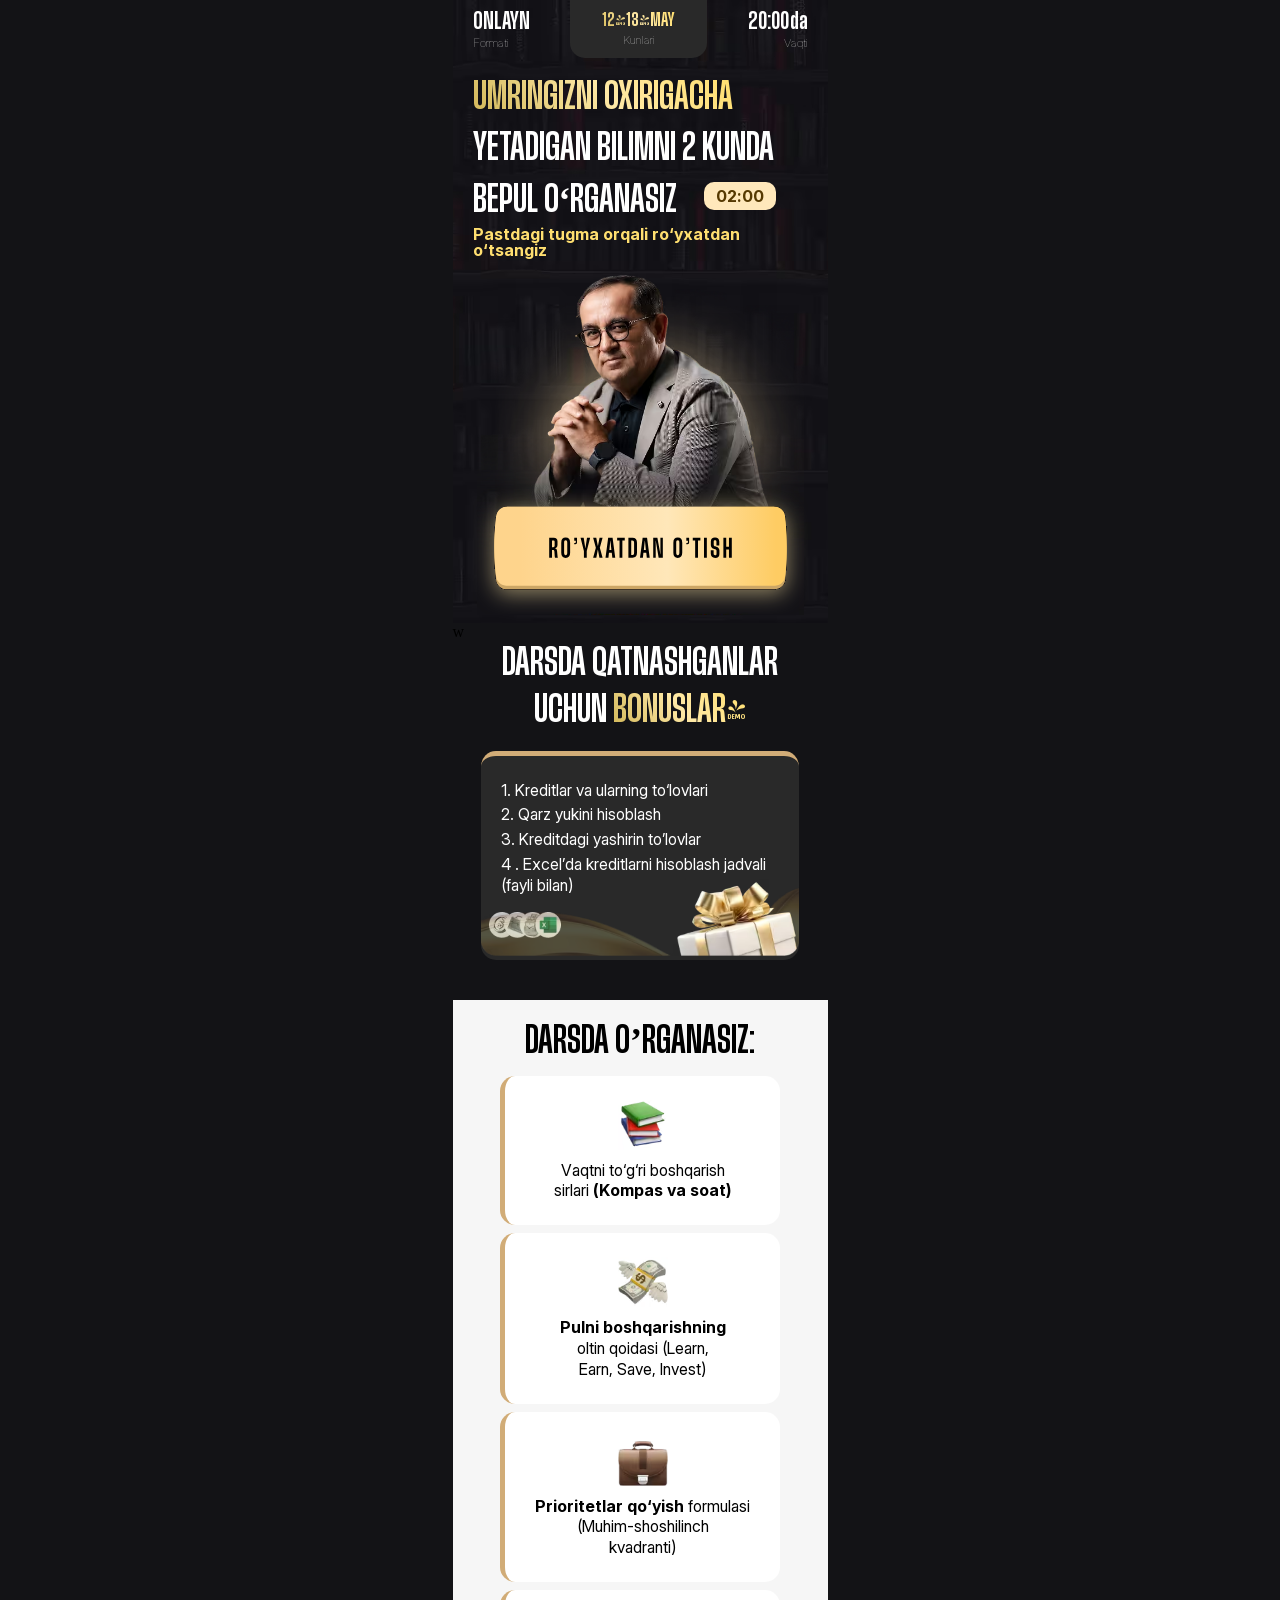
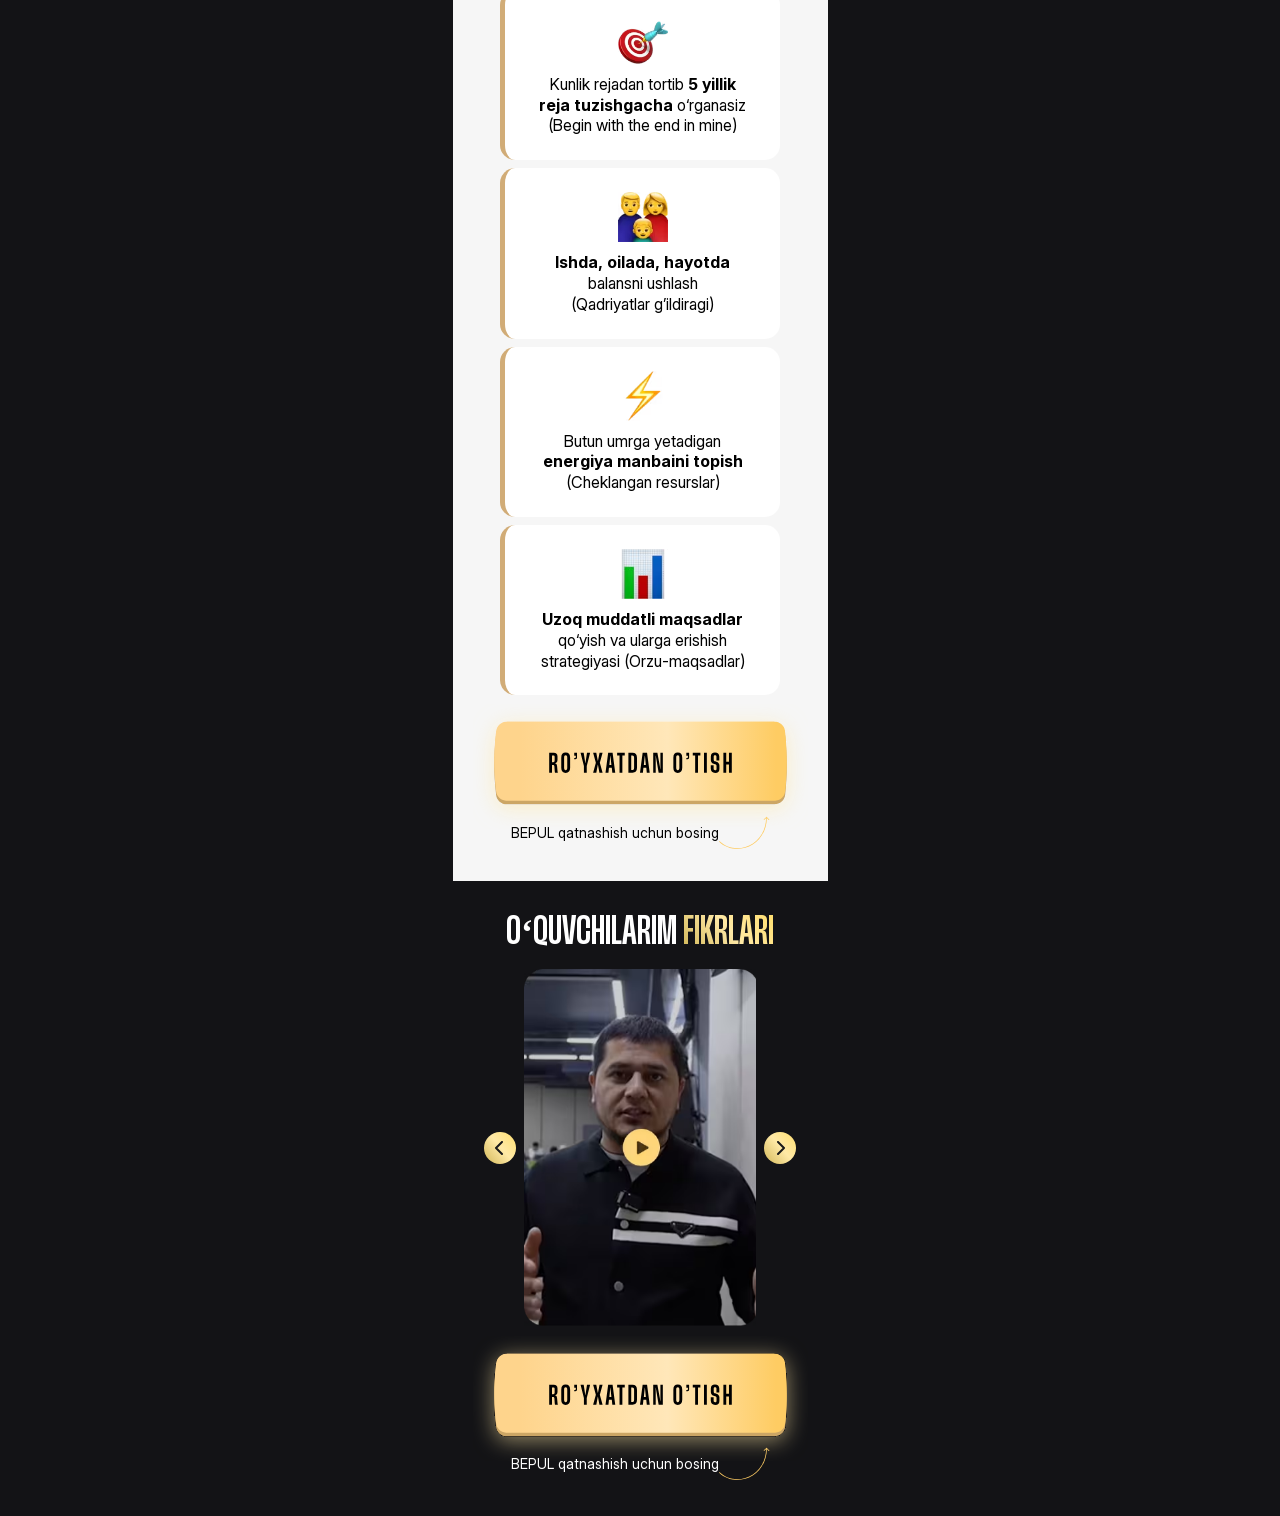
<file: index.html>
<!DOCTYPE html>
<html lang="uz">

<head>
  <meta charset="UTF-8">
  <meta name="viewport" content="width=device-width, initial-scale=1.0">
  <title>a</title>
  <style> 
    * {
      margin: 0;
      padding: 0;
      box-sizing: border-box
    }

    body {
      background-color: #131316
    }

    .container {
      max-width: 375px;
      margin: 0 auto;
      padding-left: 20px;
      padding-right: 20px
    }

    .wrapper {
      background-image: url(../images/hero/wrapper__logo.avif);
      background-repeat: no-repeat;
      background-size: cover;
      background-position: center;
      max-width: 375px;
      margin: 0 auto
    }

    .header {
      max-width: 375px;
      margin: 0 auto;
      margin-bottom: 14px
    }

    .header__container {
      display: flex;
      align-items: center;
      justify-content: space-between
    }

    .header__row {
      display: flex;
      flex-direction: column;
      align-items: start;
      gap: 4px;
    }

    .header__row__bottom {
      display: flex;
      flex-direction: column;
      align-items: end;
      gap: 4px;
    }

    .row__title {
      font-family: Herokid;
      font-weight: 600;
      font-size: 23px;
      line-height: 100%;
      text-transform: uppercase;
      color: #fff
    }

    .row__description {
      font-family: InterLight;
      font-weight: 300;
      font-size: 12px;
      line-height: 100%;
      color: #C6C6C6
    }

    .header__row__col {
      display: flex;
      align-items: center;
      flex-direction: column;
      border-bottom-right-radius: 15px;
      border-bottom-left-radius: 15px;
      background-color: #292929;
      padding: 12px 32px;
      gap: 4px;
    }

    .col__title {
      font-family: Herokid;
      font-weight: 600;
      font-size: 18px;
      line-height: 100%;
      text-align: center;
      text-transform: uppercase;
      color: #fff0;
      background: linear-gradient(229.81deg, #FFDF70 .91%, #FFE9A6 47.68%, rgb(255 223 112 / .831373) 94.44%);
      background-clip: text;
    }

    .hero {
      padding-bottom: 32px;
      padding-bottom: 50px;
    }

    .hero__col {
      display: flex;
      align-items: end;
      font-size: clamp(24px, 7vw, 30px);
      gap: 10px;
    }

    .hero__title {
      font-family: Herokid;
      font-weight: 600;
      font-size: clamp(24px, 9vw, 36px);
      line-height: 143%;
      letter-spacing: 2%;
      text-transform: uppercase;
      color: #FFF;
    }

    .hero__title span {
      background: linear-gradient(229.81deg, #FFDF70 .91%, #FFE9A6 47.68%, rgb(255 223 112 / .831373) 94.44%);
      color: #fff0;
      background-clip: text;
    }

    .timer-container {
      background-color: #FFE8BB;
      height: 28px;
      max-width: clamp(90px, 12vw, 103px);
      border-radius: 10px;
      margin-left: -80px;
      display: flex;
      align-items: center;
      justify-content: center;
      margin-bottom: clamp(7px, 3vw, 16px);
    }

    .timer {
      font-family: InterSemiBold;
      font-size: clamp(12px, 4vw, 16px);
      font-weight: 700;
      max-width: 103px;
      width: 100%;
      line-height: 100%;
      letter-spacing: 0%;
      padding: 4px 12px;
      text-transform: uppercase;
      color: #563901;
    }

    .hero__text {
      font-family: InterSemiBold;
      font-weight: 600;
      font-size: clamp(12px, 4vw, 16px);
      line-height: 100%;
      color: #FFDF70;
      margin-bottom: 11px;
    }

    .logo-wrap {
      position: relative;
      max-width: 327px;
      width: 100%;
      margin-left: auto;
      margin-right: auto;
      display: block;
      line-height: 0;
    }

    .logo {
      max-width: 100%;
      width: 100%;
      height: auto;
      display: block;
      margin-bottom: -30px;
    }

    .btn {
      margin-top: -90px;
      background-color: #fff0;
      border: none;
      max-width: 370px;
      width: 100%;
      position: relative;
      z-index: 11;
    }

    .btn__img {
      margin-top: -80px;
      max-width: 370px;
      width: 100%;
      cursor: pointer;
      height: auto;
    }

    .bonus {
      margin-top: -45px;
      padding-bottom: 40px;
      background-color: #131316;
      max-width: 375px;
      margin-left: auto;
      margin-right: auto
    }

    .bonus__title {
      font-family: Herokid;
      font-weight: 600;
      font-size: clamp(24px, 9vw, 36px);
      line-height: 130%;
      text-align: center;
      text-transform: uppercase;
      color: #FFF;
      margin-bottom: 16px;
    }

    .bonus__title span {
      font-family: Herokid;
      font-weight: 600;
      background: linear-gradient(229.81deg, #FFDF70 .91%, #FFE9A6 47.68%, rgb(255 223 112 / .831373) 94.44%);
      background-clip: text;
      color: #fff0
    }

    .bonus__inner {
      max-width: 318px;
      width: 100%;
      background-color: #292929;
      border-top: 5px solid #D1AC77;
      border-radius: 15px;
      margin-left: auto;
      margin-right: auto;
    }

    .bonus__list {
      list-style: none;
      padding: 24px 0 16px 20px;
      display: flex;
      flex-direction: column;
      gap: 4px
    }

    .bonus__link {
      font-family: InterRegular;
      font-weight: 400;
      font-size: 16px;
      line-height: 130%;
      text-decoration: none;
      color: #fff
    }

    .bonus__images {
      padding: 0 0 0 8px;
      height: auto
    }

    .bonus__logo {
      margin-top: -870px;
      height: auto;
      max-width: 332px;
      width: 100%
    }

    .learn {
      padding-top: 24px;
      padding-bottom: 18px;
      background-color: #F6F6F6;
      max-width: 375px;
      margin-left: auto;
      margin-right: auto
    }

    .learn__title {
      font-family: Herokid;
      font-weight: 600;
      font-size: 36px;
      line-height: 100%;
      text-transform: uppercase;
      color: #000;
      text-align: center;
      margin-bottom: 16px
    }

    .learn__inner {
      margin-bottom: 120px
    }

    .inner__row {
      max-width: 280px;
      width: 100%;
      padding: 24px 30px;
      background-color: #FFF;
      border-left: 5px solid #D1AC77;
      border-radius: 15px;
      display: flex;
      align-items: center;
      flex-direction: column;
      gap: 10px;
      justify-content: center;
      margin-left: auto;
      margin-right: auto;
      margin-bottom: 8px
    }

    .learn__text {
      font-family: InterRegular;
      font-weight: 400;
      font-size: 16px;
      line-height: 130%;
      letter-spacing: 0%;
      text-align: center
    }

    .learn__image {
      height: auto
    }

    .learn__text b {
      font-family: InterSemiBold;
      font-weight: 700;
      font-size: 16px;
      line-height: 130%
    }

    .bottom__flex {
      margin-top: -30px;
      display: flex;
      align-items: center;
      justify-content: center
    }

    .flex__text {
      font-family: InterRegular;
      font-weight: 400;
      font-size: clamp(12px, 4vw, 14px);
      line-height: 100%
    }

    .reviews {
      background-color: #131316;
      max-width: 375px;
      margin-left: auto;
      margin-right: auto;
      padding: 34px 0 10px
    }

    .reviews__title {
      font-family: Herokid;
      font-weight: 600;
      font-size: 36px;
      line-height: 100%;
      text-align: center;
      text-transform: uppercase;
      margin-bottom: 18px;
      color: #fff
    }

    .reviews__title span {
      background: linear-gradient(229.81deg, #FFDF70 .91%, #FFE9A6 47.68%, rgb(255 223 112 / .831373) 94.44%);
      background-clip: text;
      color: #fff0
    }

    .reviews__slider {
      display: flex;
      align-items: center;
      justify-content: center;
      gap: 8px;
      margin-bottom: 180px
    }

    .reviews__nav {
      flex-shrink: 0;
      width: 32px;
      height: 32px;
      border: none;
      border-radius: 50%;
      background: linear-gradient(229.81deg, #FFDF70 .91%, #FFE9A6 47.68%, rgb(255 223 112 / .831373) 94.44%);
      display: flex;
      align-items: center;
      justify-content: center;
      cursor: pointer
    }

    .reviews__viewport {
      width: 232px;
      overflow: hidden
    }

    .reviews__track {
      display: flex;
      gap: 20px;
      transition: transform 0.4s ease;
      will-change: transform
    }

    .track__img {
      height: auto
    }

    .reviews__slide {
      flex: 0 0 100%;
      display: flex;
      justify-content: center
    }

    .reviews__card {
      position: relative;
      width: 100%;
      max-width: 230px;
      aspect-ratio: 232 / 312;
      border-radius: 12px;
      background-color: #2A2A2A;
      background-size: cover;
      background-position: center;
      background-repeat: no-repeat;
      overflow: hidden;
      height: 357px
    }

    .reviews__play {
      position: absolute;
      top: 50%;
      left: 50%;
      transform: translate(-50%, -50%);
      width: 48px;
      height: 48px;
      border: none;
      border-radius: 50%;
      background: linear-gradient(229.81deg, #FFDF70 .91%, #FFE9A6 47.68%, rgb(255 223 112 / .831373) 94.44%);
      display: flex;
      align-items: center;
      justify-content: center;
      cursor: pointer
    }

    .reviews__play svg {
      margin-left: 3px
    }

    .reviews__bottom {
      display: flex;
      flex-direction: column;
      align-items: center
    }

    .reviews__flex {
      margin-top: -30px
    }

    .reviews__flex-text {
      color: #FFF
    }
  </style>
  <link rel="stylesheet" href="./css/main.css" media="print" onload="this.media='all'" />
  <noscript>
    <link rel="stylesheet" href="./css/main.css" />
  </noscript>
</head>

<body>

  <div class="wrapper">
    <header class="header">
      <div class="header__container container">
        <div class="header__row">
          <h4 class="row__title">Onlayn</h4>
          <p class="row__description">Formati</p>
        </div>
        <div class="header__row__col">
          <h4 class="col__title">12-13-may</h4>
          <p class="row__description">Kunlari</p>
        </div>
        <div class="header__row__bottom">
          <h4 class="row__title">20:00 <span style="text-transform: lowercase; margin-left: -3px;">da</span></h4>
          <p class="row__description">Vaqti</p>
        </div>
      </div>
    </header>

    <section class="hero">
      <div class="hero__container container">
        <div class="hero__col">
          <h1 class="hero__title"><span>Umringizni oxirigacha <br></span> yetadigan bilimni 2 kunda <br> bepul
            o‘rganasiz </h1>
          <div class="timer-container">
            <p class="timer" id="timer">01:59</p>
          </div>
        </div>
        <p class="hero__text">Pastdagi tugma orqali ro‘yxatdan o‘tsangiz</p>
          <div class="logo-wrap">
            <img src="./images/hero/logo.avif" width="336" height="327" fetchpriority="high" decoding="async" alt="img"
              class="logo">
          </div>
          <button class="btn" id="open">
            <img src="./images/hero/btn.svg" width="332" height="190" loading="lazy" decoding="async" alt="img"
              class="btn__img">
          </button>
      </div>
    </section>
  </div>

  <section class="bonus">w
    <div class="bonus__container container">
      <h2 class="bonus__title">darsda qatnashganlar <br>
        uchun <span>bonuslar!</span></h2>
      <div class="bonus__inner">
        <ul class="bonus__list">
          <li class="bonus__item">
            <a href="" class="bonus__link">
              1. Kreditlar va ularning to‘lovlari
            </a>
          </li>
          <li class="bonus__item">
            <a href="" class="bonus__link">
              2. Qarz yukini hisoblash
            </a>
          </li>
          <li class="bonus__item">
            <a href="" class="bonus__link">
              3. Kreditdagi yashirin to’lovlar
            </a>
          </li>
          <li class="bonus__item">
            <a href="" class="bonus__link">
              4 . Excel’da kreditlarni hisoblash
              jadvali (fayli bilan)
            </a>
          </li>
        </ul>
        <img src="./images/bonus/bonus__image.avif" width="80" height="25" loading="lazy" decoding="" alt=""
          class="bonus__images">
        <img src="./images/bonus/Mask group (4).avif" width="338" height="146" loading="lazy" decoding="async" alt=""
          class="bonus__logo">
      </div>
    </div>
  </section>

  <section class="learn">
    <div class="learn__container container">
      <h2 class="learn__title">darsda o’rganasiz:</h2>
      <div class="learn__inner">
        <div class="inner__row">
          <img src="./images/learn/📚.avif" width="50" height="62" alt="img" loading="lazy" decoding="async"
            class="learn__image">
          <p class="learn__text">Vaqtni to‘g‘ri boshqarish <br> sirlari <b>(Kompas va soat)</b></p>
        </div>
        <div class="inner__row">
          <img src="./images/learn/💸.avif" width="50" height="62" alt="img" loading="lazy" decoding="async"
            class="learn__image">
          <p class="learn__text"><b>Pulni boshqarishning</b> <br> oltin qoidasi (Learn, <br> Earn, Save, Invest)</p>
        </div>
        <div class="inner__row">
          <img src="./images/learn/💼.avif" width="50" height="62" alt="img" loading="lazy" decoding="async"
            class="learn__image">
          <p class="learn__text"><b>Prioritetlar qo‘yish</b> formulasi <br> (Muhim-shoshilinch <br> kvadranti)</p>
        </div>
        <div class="inner__row">
          <img src="./images/learn/🎯.avif" width="50" height="62" alt="img" loading="lazy" decoding="async"
            class="learn__image">
          <p class="learn__text">Kunlik rejadan tortib <b>5 yillik reja tuzishgacha</b> o‘rganasiz (Begin with the end
            in mine)
          </p>
        </div>
        <div class="inner__row">
          <img src="./images/learn/👨‍👩‍👦.avif" width="50" height="62" alt="img" loading="lazy" decoding="async"
            class="learn__image">
          <p class="learn__text"><b>Ishda, oilada, hayotda <br></b> balansni ushlash <br> (Qadriyatlar g’ildiragi)</p>
        </div>
        <div class="inner__row">
          <img src="./images/learn/⚡️.avif" width="50" height="62" alt="img" loading="lazy" decoding="async"
            class="learn__image">
          <p class="learn__text">Butun umrga yetadigan <b>energiya manbaini topish</b> (Cheklangan resurslar)</p>
        </div>
        <div class="inner__row">
          <img src="./images/learn/📊.avif" width="50" height="62" alt="img" loading="lazy" decoding="async"
            class="learn__image">
          <p class="learn__text"><b>Uzoq muddatli maqsadlar</b> qo‘yish va ularga erishish strategiyasi (Orzu-maqsadlar)
          </p>
        </div>
      </div>
      <div class="learn__bottom">
        <button class="btn" id="open">
          <img src="./images/hero/btn.svg" width="352" height="160" loading="lazy" decoding="async" alt="img"
            class="btn__img">
        </button>
        <div class="bottom__flex">
          <p class="flex__text">BEPUL qatnashish uchun bosing </p>
          <img src="./images/learn/learn__arrow.svg" width="51" height="60" loading="lazy" decoding="async" alt="">
        </div>
      </div>
    </div>
  </section>

  <footer class="reviews">
    <div class="reviews__container container">
      <h2 class="reviews__title">O‘quvchilarim <span>fikrlari</span></h2>
      <div class="reviews__slider">
        <button class="reviews__nav reviews__nav--prev" type="button" aria-label="Oldingi">
          <svg width="14" height="14" viewBox="0 0 14 14" fill="none" xmlns="http://www.w3.org/2000/svg">
            <path d="M9 1L3 7L9 13" stroke="#1A1A1A" stroke-width="2" stroke-linecap="round" stroke-linejoin="round" />
          </svg>
        </button>
        <div class="reviews__viewport">
          <div class="reviews__track">
            <img src="./images/swiper.avif" width="235" height="235" loading="lazy" decoding="async" alt="img"
              class="track__img">
          </div>
        </div>
        <button class="reviews__nav reviews__nav--next" type="button" aria-label="Keyingi">
          <svg width="14" height="14" viewBox="0 0 14 14" fill="none" xmlns="http://www.w3.org/2000/svg">
            <path d="M5 1L11 7L5 13" stroke="#1A1A1A" stroke-width="2" stroke-linecap="round" stroke-linejoin="round" />
          </svg>
        </button>
      </div>
      <div class="reviews__bottom">
        <button class="btn" id="open">
          <img src="./images/hero/btn.svg" width="352" height="160" loading="lazy" decoding="async" alt="img"
            class="btn__img">
        </button>
        <div class="bottom__flex reviews__flex">
          <p class="flex__text reviews__flex-text">BEPUL qatnashish uchun bosing</p>
          <img src="./images/learn/learn__arrow.svg" width="51" height="60" loading="lazy" decoding="async" alt="">
        </div>
      </div>
    </div>
  </footer>

  <div id="registrationModal" class="homeModal" style="display: none">
    <div class="homeModalOverlay"></div>
    <div class="homeFormContainer">
      <button class="closeButton" id="closeModalBtn">
        <svg xmlns="http://www.w3.org/2000/svg" width="16" height="16" viewBox="0 0 12 12" fill="none">
          <path d="M1 11L11 1M1 1.00001L11 11" stroke="currentColor" stroke-width="1.5" stroke-linecap="round" />
        </svg>
      </button>
      <div class="homeFormTop">
        <h1 class="homeFormTopTitle">
          Ro'yxatdan o'tish uchun <br> ma'lumotlaringizni kiriting!
        </h1>
      </div>
      <form id="registrationForm" name="contact-form">
        <div class="HomeFormRow">
          <label class="HomeFormRowLabel" for="name">Ismingiz:</label>
          <input class="HomeFormRowInput" type="text" id="name" name="name" placeholder="Ismingizni kiriting"
            autocomplete="name" />
          <p class="homeFormErrorText" id="nameError" style="display: none">❌ Ismingizni kiriting!</p>
        </div>

        <div class="HomeFormRow">
          <label class="HomeFormRowLabel" for="phone">Telefon raqamingiz:</label>
          <div class="phone-input-container">
            <button type="button" class="selected-country" id="selectedCountry">
              <div id="selectedCountryFlag" style="display: flex; align-items: center;"></div>
              <svg id="dropdownIcon" xmlns="http://www.w3.org/2000/svg" width="16" height="16" viewBox="0 0 24 24"
                fill="none" stroke="currentColor" stroke-width="2" stroke-linecap="round" stroke-linejoin="round">
                <polyline points="6 9 12 15 18 9"></polyline>
              </svg>
              <span class="selected-code" id="selectedCountryCodeText">+998</span>
            </button>
            <div class="country-dropdown" id="countryDropdown" style="display:none"></div>
            <div class="phone-field" style="flex: 1;">
              <input class="HomeFormRowInput phone-input" type="tel" id="phone" name="phone" inputmode="numeric"
                placeholder="88 888 88 88" autocomplete="tel"
                style="border: none; background-color: transparent; padding-left: 5px; width: 100%;" />
            </div>
          </div>
          <p class="homeFormErrorText" id="phoneError" style="display:none">❌ Telefon raqam mos emas!</p>
        </div>

        <button type="submit" class="HomeFormBtn" id="submitBtn">DAVOM ETISH</button>
      </form>
    </div>
  </div>

  <script defer src="./js/phoneFormatter.js"></script>
  <script defer src="./js/app.js"></script>
</body>

</html>
</file>
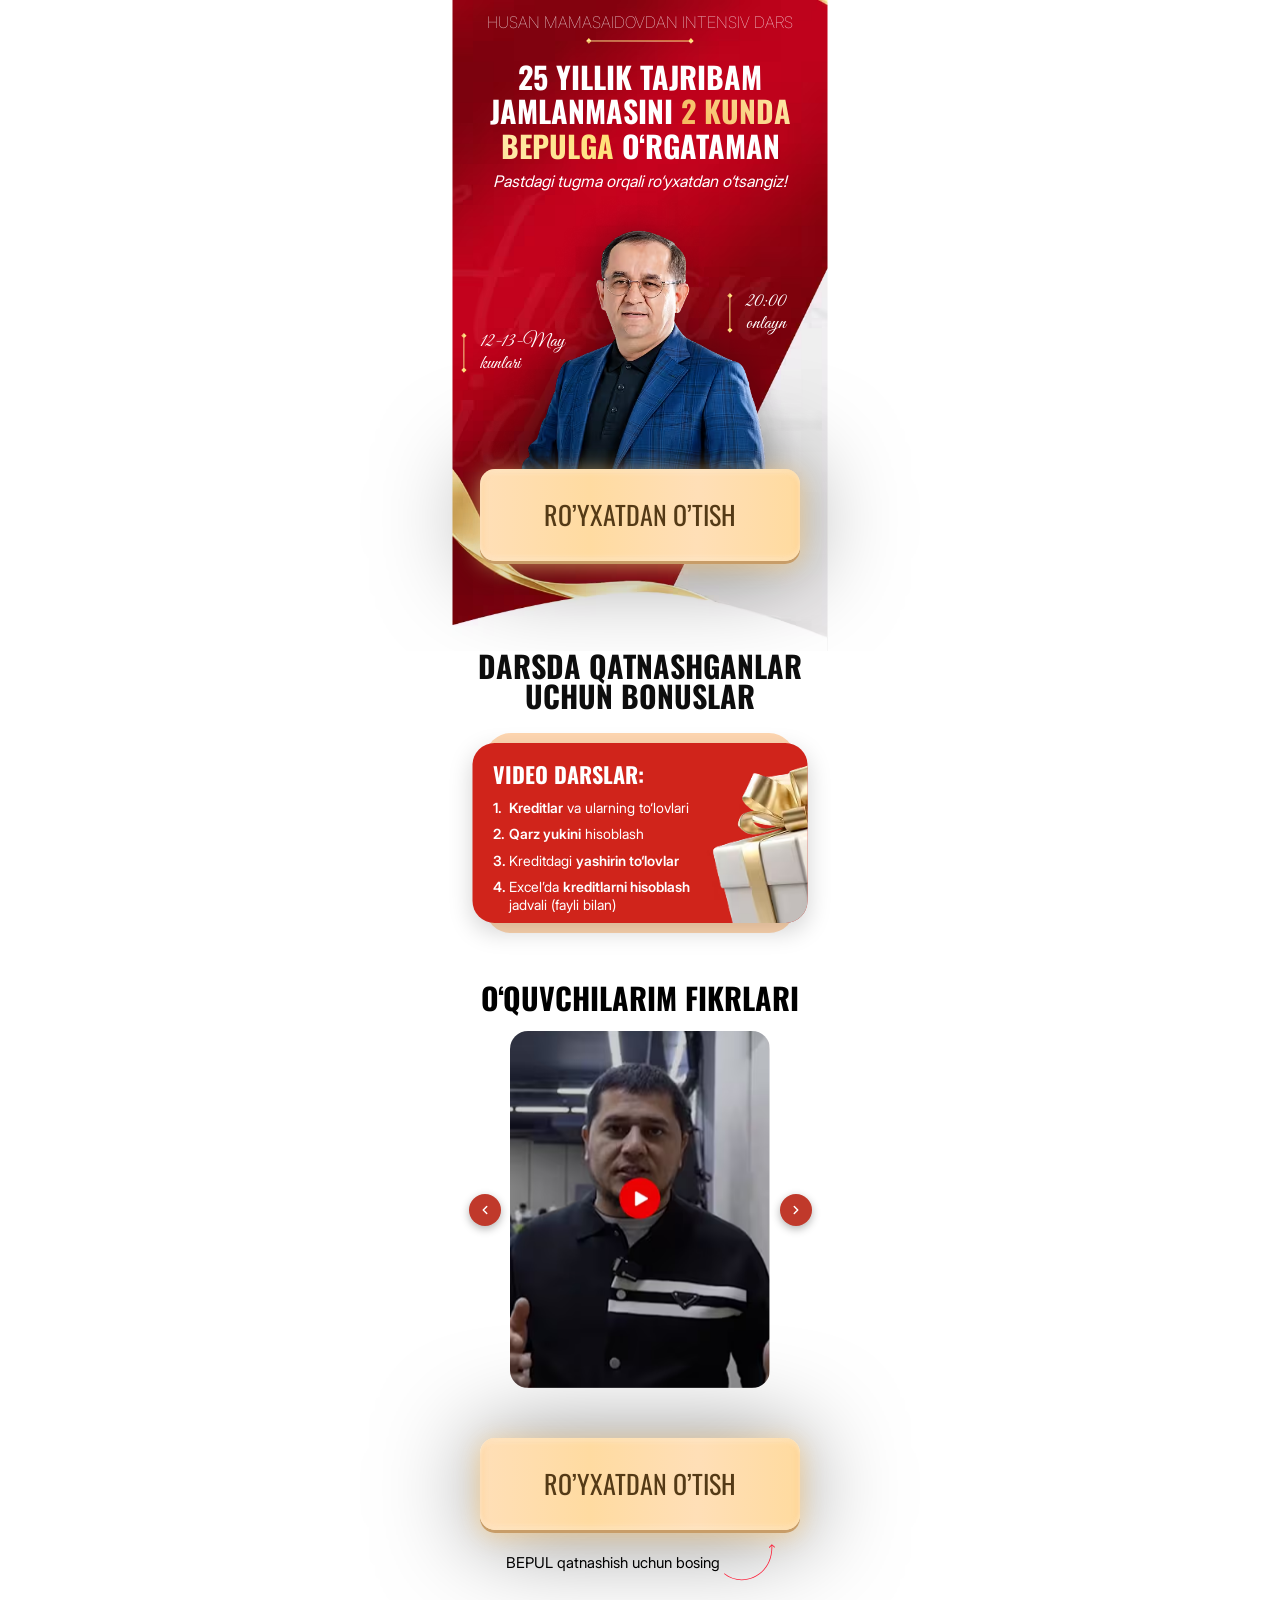
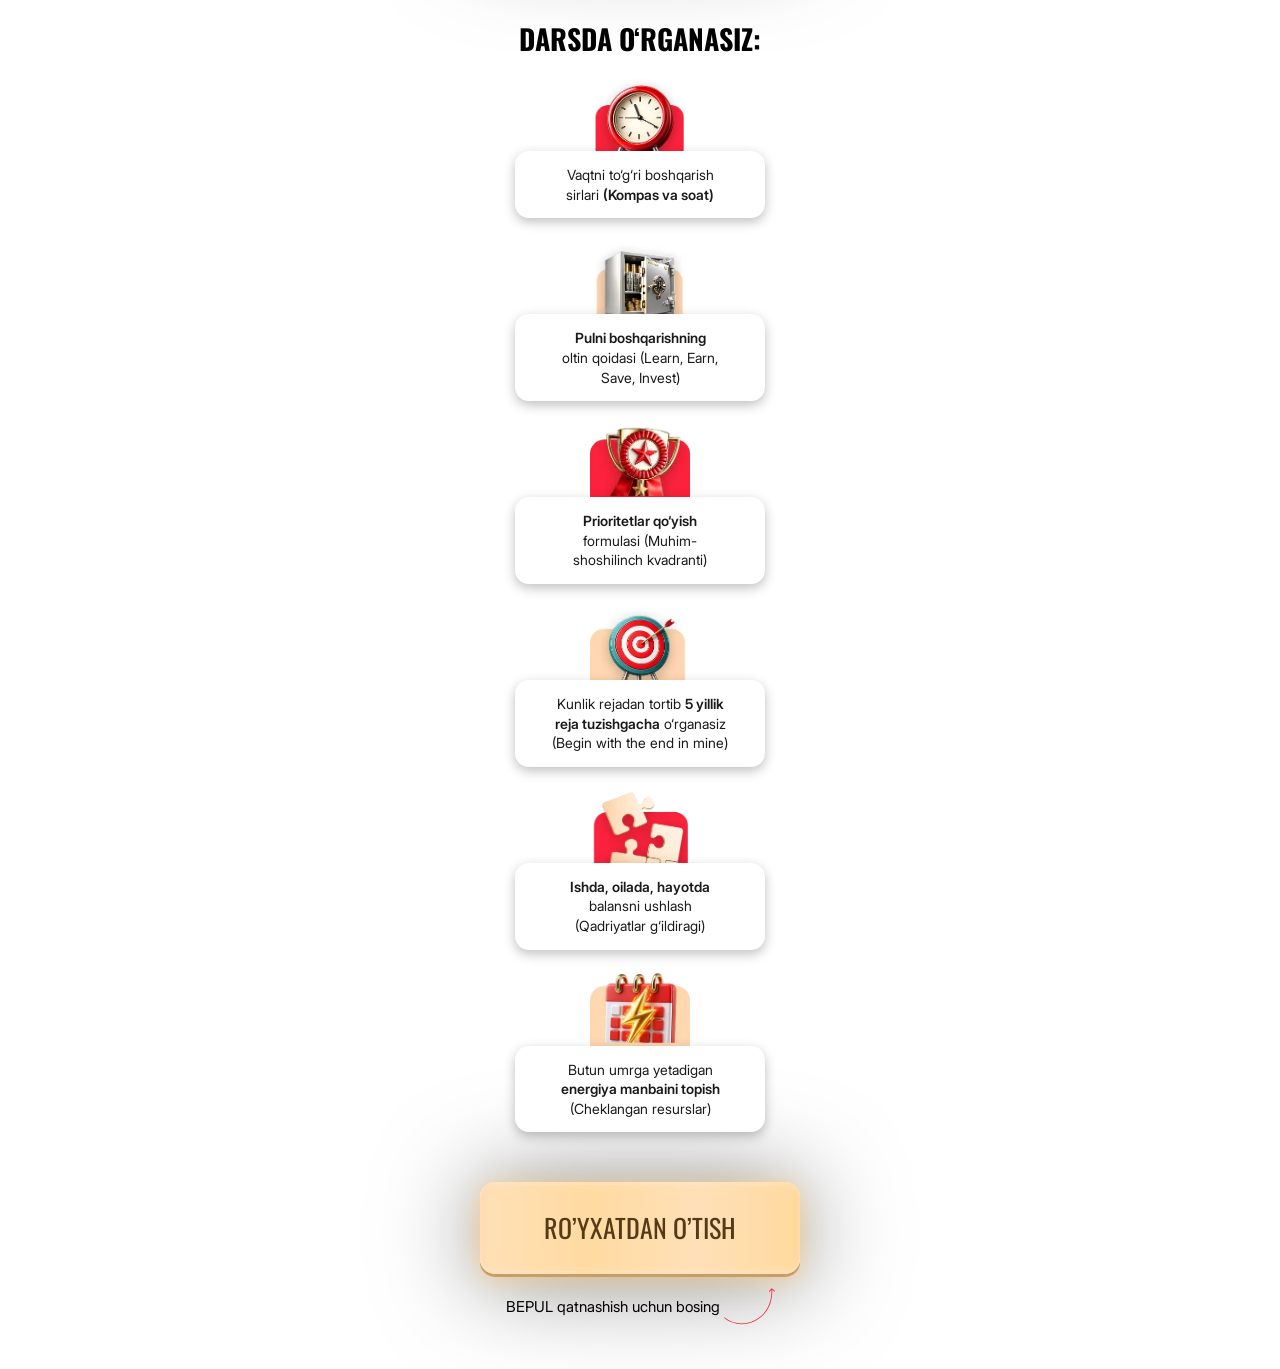
<file: b/index.html>
<!DOCTYPE html>
<html lang="uz">

<head>
  <meta charset="UTF-8">
  <meta name="viewport" content="width=device-width, initial-scale=1.0">
  <title>b</title>
  <style>
    * {
      margin: 0;
      padding: 0;
      box-sizing: border-box
    }

    .container {
      max-width: 375px;
      margin-left: auto;
      margin-right: auto;
      padding-left: 20px;
      padding-right: 20px
    }

    .header {
      padding-top: 14px
    }

    .header__row {
      display: flex;
      align-items: center;
      flex-direction: column;
      justify-content: center;
      gap: 8px
    }

    .header__title {
      font-family: Inter;
      font-weight: 200;
      font-size: clamp(12px, 4vw, 16px);
      line-height: 100%;
      text-align: center;
      text-transform: uppercase;
      color: #fff
    }

    .header__img {
      height: auto
    }

    .hero {
      padding-top: 16px;
      padding-bottom: 140px
    }

    .hero__title {
      font-family: Halvar Engschrift;
      font-weight: 700;
      font-style: Bold;
      font-size: clamp(24px, 8vw, 30px);
      line-height: 115%;
      text-align: center;
      text-transform: uppercase;
      margin-bottom: 9px;
      color: #fff
    }

    .hero__title span {
      background: linear-gradient(229.81deg, #FFDF70 .91%, #FFE9A6 47.68%, rgb(255 223 112 / .831373) 94.44%);
      background-clip: text;
      color: #fff0
    }

    .hero__text {
      font-family: Inter;
      font-weight: 400;
      font-style: Italic;
      font-size: clamp(12px, 3vw, 16px);
      line-height: 120%;
      text-align: center;
      color: #fff
    }

    .hero__info {
      display: flex;
      align-items: center;
      position: relative
    }

    .info__row {
      max-width: 120px;
      width: 100%;
      display: flex;
      align-items: center;
      gap: -4px;
      left: -25px;
      top: 140px;
      position: absolute
    }

    .info__row__1 {
      max-width: 120px;
      width: 100%;
      display: flex;
      align-items: center;
      gap: -4px;
      position: absolute;
      right: -26px;
      top: 100px
    }

    .hero__btn-text {
      font-family: GreatVibes;
      font-weight: 400;
      font-size: 20px;
      line-height: 110.00000000000001%;
      width: 100px;
      color: #fff
    }

    .info__special {
      max-width: 336px;
      width: 100%;
      display: flex;
      flex-direction: column;
      align-items: center;
      justify-content: center;
      margin-left: auto;
      margin-right: auto
    }

    .info__logo {
      height: auto
    }

    .btn {
      font-family: Halvar Engschrift;
      font-weight: 500;
      font-size: 26px;
      line-height: 100%;
      text-align: center;
      text-transform: uppercase;
      max-width: 320px;
      width: 100%;
      padding: 33px 0;
      box-shadow: 0 3px 0 0 #C89D68, 0 4px 4px 0 #FFFFFF40 inset, 0 -4px 4px 0 #FFFFFF40 inset, 0 4px 25px 0 #FFCD7DB2, -4px 0 4px 0 #FAC97A40 inset, 4px 0 4px 0 #FAC97A40 inset, 0 4px 100px 0 #00000080;
      background: linear-gradient(90.56deg, #FFDFB7 .48%, #FFDBA1 34.21%, #FFDFB7 67.93%, #FFDBA1 96.84%);
      border: none;
      color: #543A16;
      border-radius: 15px;
      cursor: pointer;
      transition: transform 0.2s ease;
      margin-top: -50px
    }

    .bonus {
      background: #fff;
      position: relative;
      z-index: 22;
      margin-top: -50px;
      padding-bottom: 30px
    }

    .bonus__title {
      font-family: 'Halvar Engschrift', sans-serif;
      font-weight: 700;
      font-size: clamp(25px, 6vw, 30px);
      line-height: 100%;
      text-align: center;
      text-transform: uppercase;
      color: #0d0d0d;
      margin-bottom: 22px
    }

    .backg__inner {
      position: relative;
    }

    .bonus__card {
      position: absolute;
      top: 50%;
      left: 50%;
      transform: translate(-50%, -50%);
      max-width: 335px;
      width: 100%;
      height: 180px;
      background: #d0241b;
      border-radius: 22px;
      padding: 20px;
      box-shadow: 0 8px 24px rgb(0 0 0 / .18);
      overflow: hidden;
      z-index: 11;
    }

    .backg {
      max-width: 310px;
      width: 100%;
      height: 200px;
      border-radius: 26px;
      background-color: #FFD7B1;
      margin: 0 auto;
    }

    .bonus__heading {
      font-family: 'Halvar Engschrift', sans-serif;
      font-weight: 700;
      font-size: 22px;
      line-height: 100%;
      text-transform: uppercase;
      color: #fff;
      margin-bottom: 14px
    }

    .bonus__list {
      list-style: none;
      counter-reset: bonus;
      display: flex;
      flex-direction: column;
      gap: 8px;
      max-width: 70%;
      position: relative;
      z-index: 11
    }

    .bonus__item {
      counter-increment: bonus;
      position: relative;
      padding-left: 16px;
      font-family: 'Inter', sans-serif;
      font-weight: 400;
      font-size: clamp(12px, 3vw, 14px);
      line-height: 130%;
      color: #fff
    }

    .bonus__item::before {
      content: counter(bonus) ".";
      position: absolute;
      left: 0;
      top: 0;
      font-weight: 700
    }

    .bonus__item span {
      font-weight: 700
    }

    .bonus__img {
      position: absolute;
      right: -20px;
      bottom: -40px;
      max-width: 140px;
      width: 100%;
      height: auto;
      pointer-events: none;
      z-index: 5
    }

    .learn {
      margin-top: 20px;
      padding-bottom: 10px
    }

    .learn__title {
      font-family: Halvar Engschrift;
      font-weight: 700;
      font-style: Bold;
      font-size: clamp(24px, 8vw, 30px);
      line-height: 100%;
      text-align: center;
      text-transform: uppercase;
      margin-bottom: 18px
    }

    .learn__slider {
      position: relative;
      display: flex;
      align-items: center;
      justify-content: center;
      margin-bottom: 22px
    }

    .learn__viewport {
      width: 100%;
      max-width: 260px;
      overflow: hidden;
      border-radius: 18px
    }

    .learn__track {
      display: flex;
      transition: transform 0.4s ease;
      will-change: transform;
      touch-action: pan-y
    }

    .learn__slide {
      flex: 0 0 100%;
      min-width: 0
    }

    .learn__card {
      position: relative;
      width: 100%;
      height: 358px;
      aspect-ratio: 260 / 320;
      border-radius: 18px;
      overflow: hidden;
      background: #2a0a10;
      box-shadow: 0 6px 20px rgb(0 0 0 / .35)
    }

    .learn__img {
      width: 100%;
      height: 357px;
      object-fit: cover;
      display: block
    }

    .learn__play {
      position: absolute;
      left: 50%;
      top: 50%;
      transform: translate(-50%, -50%);
      width: 56px;
      height: 56px;
      border-radius: 50%;
      border: 3px solid #fff;
      background: #c0392b;
      display: flex;
      align-items: center;
      justify-content: center;
      cursor: pointer;
      padding: 0 0 0 4px;
      box-shadow: 0 4px 14px rgb(0 0 0 / .35)
    }

    .learn__nav {
      position: absolute;
      top: 50%;
      transform: translateY(-50%);
      width: 32px;
      height: 32px;
      border-radius: 50%;
      border: none;
      background: #c0392b;
      display: flex;
      align-items: center;
      justify-content: center;
      cursor: pointer;
      z-index: 2;
      box-shadow: 0 3px 8px rgb(0 0 0 / .3);
      padding: 0
    }

    .learn__nav--prev {
      left: -4px
    }

    .learn__nav--next {
      right: -4px
    }

    .learn__btn {
      margin-top: 0;
      font-size: 20px;
      padding: 22px 0
    }

    .learn__caption {
      font-family: Inter;
      font-weight: 400;
      font-size: clamp(12px, 5vw, 15px);
      line-height: 100%
    }

    .learn__bottom {
      margin-top: 100px;
      display: flex;
      align-items: center;
      flex-direction: column;
      align-items: center
    }

    .bottom_felx {
      display: flex;
      align-items: center;
      gap: 4px
    }

    .footer {
      padding-top: 20px;
      padding-bottom: 30px
    }

    .footer__title {
      font-family: 'Halvar Engschrift', sans-serif;
      font-weight: 700;
      font-size: clamp(22px, 7vw, 28px);
      line-height: 100%;
      text-align: center;
      text-transform: uppercase;
      color: #000;
      margin-bottom: 22px
    }

    .footer__list {
      list-style: none;
      display: flex;
      flex-direction: column;
      align-items: center;
      gap: 20px;
      margin-bottom: 28px
    }

    .footer__item {
      display: flex;
      flex-direction: column;
      align-items: center;
      width: 100%;
      position: relative;
      z-index: 11;
    }

    .footer__icon {
      width: 100px;
      height: 100px;
      object-fit: contain;
      margin-bottom: -24px;
    }

    .footer__icon__1 {
      background-color: #F9223C;
      height: 79px;
      max-width: 100px;
      width: 100%;
      border-top-left-radius: 20px;
      border-top-right-radius: 20px;
      position: absolute;
      z-index: 5;
    }
    .footer__card {
      position: relative;
      z-index: 11;
      background: #fff;
      border-radius: 14px;
      padding: 14px 18px;
      width: 100%;
      max-width: 250px;
      width: 100%;
      text-align: center;
      box-shadow: 0 4px 12px rgb(0 0 0 / .25)
    }

    .footer__card-title {
      font-family: 'Inter', sans-serif;
      font-weight: 400;
      font-size: 14px;
      line-height: 140%;
      color: #1a1a1a
    }

    .footer__card-title span {
      font-weight: 700
    }

    .footer__bottom {
      display: flex;
      flex-direction: column;
      align-items: center;
      gap: 10px
    }

    .footer__btn {
      margin-top: 0;
      font-size: 20px;
      padding: 22px 0
    }

    .footer__caption {
      font-family: 'Inter', sans-serif;
      font-weight: 400;
      font-size: 13px;
      line-height: 120%;
      text-align: center;
      color: #fff
    }

    .footer__caption span {
      font-weight: 700
    }
  </style>
  <link rel="stylesheet" href="./css/main.css" media="print" onload="this.media='all'" />
  <noscript>
    <link rel="stylesheet" href="./css/main.css" />
  </noscript>
</head>

<body>

  <div class="wrapper">
    <header class="header">
      <div class="header__container container">
        <div class="header__row">
          <h2 class="header__title">
            Husan mamasaidovdan intensiv dars
          </h2>
          <img src="./images/header/header__line.svg" width="108" height="10" loading="lazy" decoding="async" alt="line"
            class="header__img">
        </div>
      </div>
    </header>

    <section class="hero">
      <div class="hero__container container">
        <div class="hero__row">
          <h2 class="hero__title">
            25 yillik tajribam <br>
            Jamlanmasini <span>2 kunda <br> bepulga</span> o‘rgataman
          </h2>
          <p class="hero__text">
            Pastdagi tugma orqali ro‘yxatdan o‘tsangiz!
          </p>
          <div class="hero__info">
            <div class="info__row">
              <img src="./images/section/hero__img.svg" width="37" height="40" loading="lazy" decoding="async" alt="img"
                class="info__img">
              <p class="hero__btn-text">12-13-May <br>
                kunlari</p>
            </div>
            <div class="info__special">
              <img src="./images/section/logo.avif" width="336" height="337" fetchpriority="high" decoding="async"
                alt="logo" class="info__logo">
              <button class="btn" id="open">RO’YXATDAN O’TISH</button>
            </div>
            <div class="info__row__1">
              <img src="./images/section/hero__img.svg" width="37" height="40" loading="lazy" decoding="async" alt="img"
                class="info__img">
              <p class="hero__btn-text">20:00 <br>
                onlayn</p>
            </div>
          </div>
        </div>
      </div>
    </section>
  </div>
  <img src="./images/section/wrapper__1.avif" alt="img" width="720" height="720" loading="lazy" decoding="async"
    class="wrapper__img">
  <section class="bonus">
    <div class="bonus__container container">
      <h2 class="bonus__title">Darsda qatnashganlar <br> uchun bonuslar</h2>

      <div class="backg__inner">
        <div class="backg"></div>
        <div class="bonus__card">
          <div class="bonus__content">
            <p class="bonus__heading">VIDEO DARSLAR:</p>
            <ol class="bonus__list">
              <li class="bonus__item"><span>Kreditlar</span> va ularning to‘lovlari</li>
              <li class="bonus__item"><span>Qarz yukini</span> hisoblash</li>
              <li class="bonus__item">Kreditdagi <span>yashirin to‘lovlar</span></li>
              <li class="bonus__item">Excel’da <span>kreditlarni hisoblash</span> jadvali (fayli bilan)</li>
            </ol>
          </div>
          <img src="./images/bonus/bnus__img.avif" width="180" height="190" loading="lazy" decoding="async"
            alt="Bonus sovg‘a" class="bonus__img">
        </div>
      </div>
    </div>
  </section>

  <section class="learn">
    <div class="learn__container container">
      <h2 class="learn__title">O‘quvchilarim fikrlari</h2>

      <div class="learn__slider" data-slider>
        <button class="learn__nav learn__nav--prev" type="button" aria-label="Oldingi" data-slider-prev>
          <svg width="14" height="14" viewBox="0 0 24 24" fill="none" xmlns="http://www.w3.org/2000/svg"
            aria-hidden="true">
            <path d="M15 6l-6 6 6 6" stroke="white" stroke-width="2.5" stroke-linecap="round" stroke-linejoin="round" />
          </svg>
        </button>

        <div class="learn__viewport">
          <div class="learn__track" data-slider-track>
            <img src="./images/swiper.avif" width="235" height="357" loading="lazy" decoding="async" alt=""
              class="learn__img">
          </div>
        </div>

        <button class="learn__nav learn__nav--next" type="button" aria-label="Keyingi" data-slider-next>
          <svg width="14" height="14" viewBox="0 0 24 24" fill="none" xmlns="http://www.w3.org/2000/svg"
            aria-hidden="true">
            <path d="M9 6l6 6-6 6" stroke="white" stroke-width="2.5" stroke-linecap="round" stroke-linejoin="round" />
          </svg>
        </button>
      </div>

      <div class="learn__bottom">
        <button class="btn" id="open">RO’YXATDAN O’TISH</button>
        <div class="bottom_felx">
          <p class="learn__caption"><span>BEPUL</span> qatnashish uchun bosing</p>
          <img src="./images/bonus/arrow.svg" width="51" height="65" alt="">
        </div>
      </div>
    </div>
  </section>

  <footer class="footer">
    <div class="footer__container container">
      <h2 class="footer__title">Darsda o‘rganasiz:</h2>

      <ul class="footer__list">
        <li class="footer__item">
          <img src="./images/learn/learn__img__1.avif" width="120" height="120" loading="lazy" decoding="async" alt=""
            class="footer__icon">
          <div class="footer__card">
            <p class="footer__card-title">
              Vaqtni to‘g‘ri boshqarish<br>
              sirlari <span>(Kompas va soat)</span>
            </p>
          </div>
        </li>
        <li class="footer__item">
          <img src="./images/learn/learn__img__2.avif" width="120" height="120" loading="lazy" decoding="async" alt=""
            class="footer__icon">
          <div class="footer__card">
            <p class="footer__card-title">
              <span>Pulni boshqarishning</span><br>
              oltin qoidasi (Learn, Earn,<br>
              Save, Invest)
            </p>
          </div>
        </li>
        <li class="footer__item">
            <img src="./images/learn/learn__img__3.avif" width="160" height="240" loading="lazy" decoding="async" alt=""
              class="footer__icon">
          <div class="footer__card">
            <p class="footer__card-title">
              <span>Prioritetlar qo‘yish</span><br>
              formulasi (Muhim-<br>
              shoshilinch kvadranti)
            </p>
          </div>
        </li>
        <li class="footer__item">
          <img src="./images/learn/learn__img__6.avif" width="120" height="120" loading="lazy" decoding="async" alt=""
            class="footer__icon">
          <div class="footer__card">
            <p class="footer__card-title">
              Kunlik rejadan tortib <span>5 yillik</span><br>
              <span>reja tuzishgacha</span> o‘rganasiz<br>
              (Begin with the end in mine)
            </p>
          </div>
        </li>
        <li class="footer__item">
          <img src="./images/learn/learn__img__4.avif" width="120" height="120" loading="lazy" decoding="async" alt=""
            class="footer__icon">
          <div class="footer__card">
            <p class="footer__card-title">
              <span>Ishda, oilada, hayotda</span><br>
              balansni ushlash<br>
              (Qadriyatlar g‘ildiragi)
            </p>
          </div>
        </li>
        <li class="footer__item">
          <img src="./images/learn/learn__img__5.avif" width="120" height="120" loading="lazy" decoding="async" alt=""
            class="footer__icon">
          <div class="footer__card">
            <p class="footer__card-title">
              Butun umrga yetadigan<br>
              <span>energiya manbaini topish</span><br>
              (Cheklangan resurslar)
            </p>
          </div>
        </li>
      </ul>

      <div class="learn__bottom">
        <button class="btn" id="open">RO’YXATDAN O’TISH</button>
        <div class="bottom_felx">
          <p class="learn__caption"><span>BEPUL</span> qatnashish uchun bosing</p>
          <img src="./images/bonus/arrow.svg" width="51" height="65" alt="">
        </div>
      </div>
    </div>
  </footer>

  <div id="registrationModal" class="homeModal" style="display: none">
    <div class="homeModalOverlay"></div>
    <div class="homeFormContainer">
      <button class="closeButton" id="closeModalBtn">
        <svg xmlns="http://www.w3.org/2000/svg" width="16" height="16" viewBox="0 0 12 12" fill="none">
          <path d="M1 11L11 1M1 1.00001L11 11" stroke="currentColor" stroke-width="1.5" stroke-linecap="round" />
        </svg>
      </button>
      <div class="homeFormTop">
        <h1 class="homeFormTopTitle">
          Ro'yxatdan o'tish uchun <br> ma'lumotlaringizni kiriting!
        </h1>
      </div>
      <form id="registrationForm" name="contact-form">
        <div class="HomeFormRow">
          <label class="HomeFormRowLabel" for="name">Ismingiz:</label>
          <input class="HomeFormRowInput" type="text" id="name" name="name" placeholder="Ismingizni kiriting"
            autocomplete="name" />
          <p class="homeFormErrorText" id="nameError" style="display: none">❌ Ismingizni kiriting!</p>
        </div>

        <div class="HomeFormRow">
          <label class="HomeFormRowLabel" for="phone">Telefon raqamingiz:</label>
          <div class="phone-input-container">
            <button type="button" class="selected-country" id="selectedCountry">
              <div id="selectedCountryFlag" style="display: flex; align-items: center;"></div>
              <svg id="dropdownIcon" xmlns="http://www.w3.org/2000/svg" width="16" height="16" viewBox="0 0 24 24"
                fill="none" stroke="currentColor" stroke-width="2" stroke-linecap="round" stroke-linejoin="round">
                <polyline points="6 9 12 15 18 9"></polyline>
              </svg>
              <span class="selected-code" id="selectedCountryCodeText">+998</span>
            </button>
            <div class="country-dropdown" id="countryDropdown" style="display:none"></div>
            <div class="phone-field" style="flex: 1;">
              <input class="HomeFormRowInput phone-input" type="tel" id="phone" name="phone" inputmode="numeric"
                placeholder="88 888 88 88" autocomplete="tel"
                style="border: none; background-color: transparent; padding-left: 5px; width: 100%;" />
            </div>
          </div>
          <p class="homeFormErrorText" id="phoneError" style="display:none">❌ Telefon raqam mos emas!</p>
        </div>

        <button type="submit" class="HomeFormBtn" id="submitBtn">DAVOM ETISH</button>
      </form>
    </div>
  </div>

  <script defer src="./js/phoneFormatter.js"></script>
  <script defer src="./js/app.js"></script>

</body>

</html>
</file>
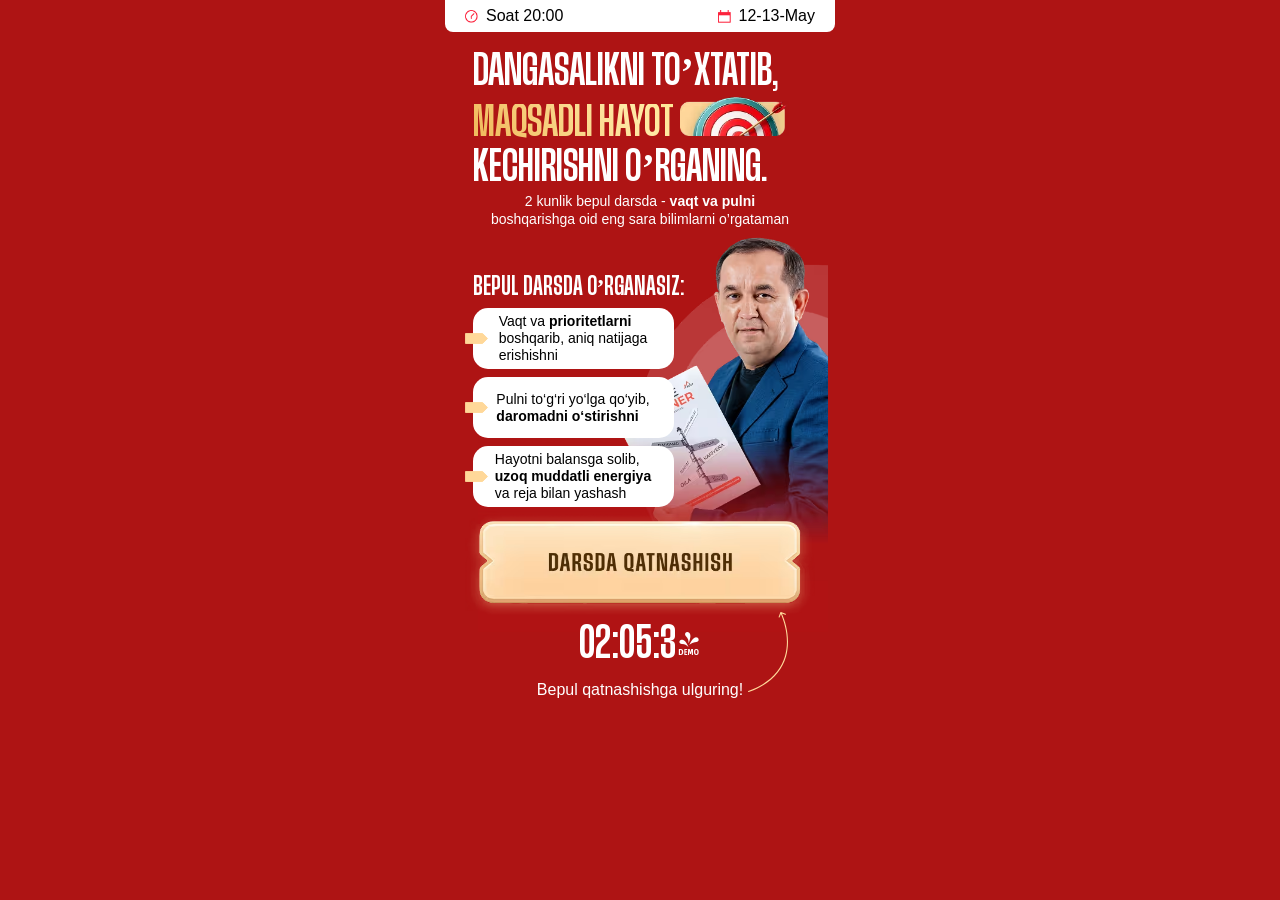
<file: c/index.html>
<!DOCTYPE html>
<html lang="en">

<head>
  <meta charset="UTF-8">
  <meta name="viewport" content="width=device-width, initial-scale=1.0">
  <title>C</title>
  <link rel="stylesheet" href="./css/main.css" media="print" onload="this.media='all'" />
  <noscript>
    <link rel="stylesheet" href="./css/main.css" />
  </noscript>
</head>

<body>

  <header class="header">
    <div class="header__container">
      <div class="header__flex">
        <p class="header__text"><img src="./images/clock.png" width="13" height="13" loading="lazy" decoding="async"
            alt="clock__img">Soat 20:00</p>
        <p class="header__text"><img src="./images/calendar.png" width="13" height="13" loading="lazy" decoding="async"
            alt="calendar__img">12-13-May</p>
      </div>
    </div>
  </header>

  <section class="hero">
    <div class="hero__container container">
      <h2 class="hero__title">
        dangasalikni to’xtatib, <span>maqsadli hayot <img src="./images/hero__mike.avif" width="109" height="40"
            loading="lazy" decoding="async" alt="img"></span> <br>
        kechirishni o’rganing.
      </h2>
      <p class="hero__text">
        2 kunlik bepul darsda - <span>vaqt va pulni</span> <br> boshqarishga oid eng sara bilimlarni o’rgataman
      </p>
      <div class="hero__inner">
        <div class="inner__wrapper">
          <div class="inner__wrapper__info">
            <h3 class="info__title">BEPUL darsda o’rganasiz:</h3>
            <div class="info__row">
              <div class="row__col">
                <img src="./images/stic.svg" width="24" height="11" loading="lazy" decoding="async" class="stic"
                  alt="stic">
                <p class="col__text">Vaqt va <b>prioritetlarni</b> <br> boshqarib, aniq natijaga <br> erishishni</p>
              </div>
              <div class="row__col">
                <img src="./images/stic.svg" width="24" height="11" loading="lazy" decoding="async" class="stic"
                  alt="stic">
                <p class="col__text">Pulni to‘g‘ri yo‘lga qo‘yib, <br> <b>daromadni o‘stirishni</b></p>
              </div>
              <div class="row__col">
                <img src="./images/stic.svg" width="24" height="11" loading="lazy" decoding="async" class="stic"
                  alt="stic">
                <p class="col__text">Hayotni balansga solib, <br> <b>uzoq muddatli energiya</b><br> va reja bilan
                  yashash</p>
              </div>
            </div>
          </div>
          <img src="./images/logo.avif" width="350" height="360" fetchpriority="high" decoding="async" alt="img"
            class="logo">
        </div>
        <br><br><br><br><br><br><br><br><br><br><br><br><br><br><br>
        <button class="btn" id="open">
          <img src="./images/btn.avif" width="350" height="110" loading="lazy" decoding="async" alt="img" class="btn">
        </button>
        <br><br><br><br><br><br>
      </div>
      <div class="timer-container">
        <p class="timer" id="timer">02
          :
          05
          :
          35</p>
      </div>
      <div class="hero__flex">
        <p class="flex__text">Bepul qatnashishga ulguring! <img src="./images/arrow.svg" width="40" height="73" loading="lazy" class="arrow" alt="arrow__img"></p>
      </div>
    </div>
  </section>

  <script defer src="./js/phoneFormatter.js"></script>
  <script defer src="./js/app.js"></script>
  <script defer src="./js/3x__count.js"></script>

</body>

</html>
</file>
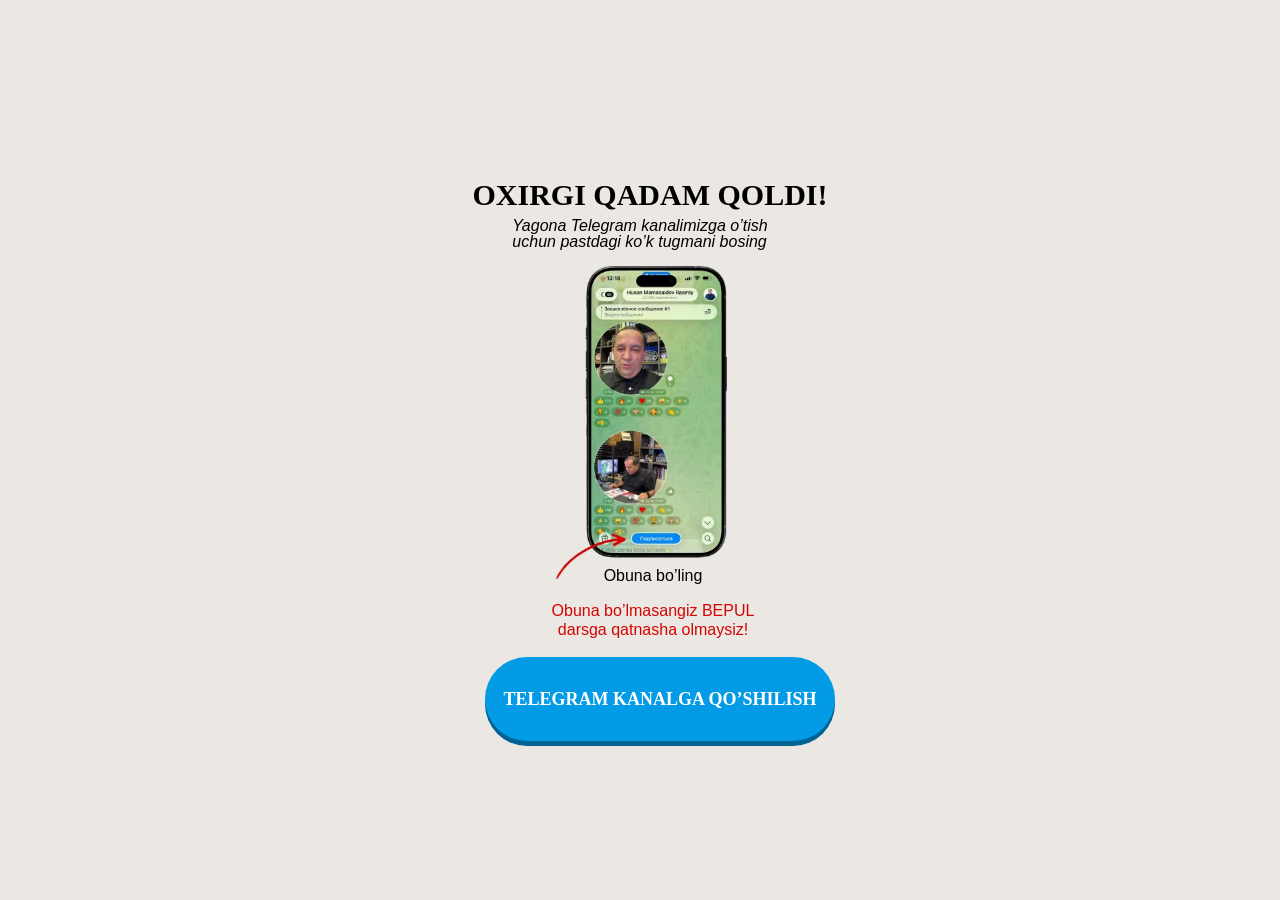
<file: thankYou.html>
<!DOCTYPE html>
<html lang="uz">

<head>
  <meta charset="UTF-8" />
  <meta name="viewport" content="width=device-width, initial-scale=1.0" />
  <title>Obuna Bo'lish</title>
  <style>
    * {
      margin: 0;
      padding: 0;
      box-sizing: border-box;
    }

    .header {
      padding-top: 0;
      padding-bottom: 0;
      background-color: #ebe8e3;
      min-height: 100vh;
      padding-top: 180px;
    }

    .header-container {
      margin-left: auto;
      margin-right: auto;
      max-width: 671px;
      width: 100%;
      display: flex;
      background-repeat: no-repeat;
      padding-left: 20px;
      padding-right: 20px
    }

    .hero-left {
      max-width: 390px;
      width: 100%;
      display: flex;
      flex-direction: column;
      align-items: center;
      justify-content: center;
      margin-left: auto;
      margin-right: auto;
    }

    .hero-title {
      font-family: inter;
      font-weight: 700;
      font-size: clamp(24px, 9vw, 30px);
      line-height: 100%;
      text-align: center;
      margin-bottom: 8px;
      text-transform: uppercase;
      max-width: 622px;
      margin-left: 20px;
    }

    .hero__text {
      font-family: "Montserrat", sans-serif;
      font-weight: 500;
      font-size: 16px;
      line-height: 100%;
      letter-spacing: 0%;
      margin-bottom: 16px;
      max-width: 522px;
      font-style: italic
    }

    .hero-text>span {
      color: red
    }

    .hero__flex {
      display: flex;
      flex-direction: column;
      align-items: center;
      gap: 10px
    }

    .hero__flex p {
      font-family: Caros, sans-serif;
      font-weight: 400;
      font-size: 16px;
      line-height: 120%;
      letter-spacing: 0%;
      margin-left: 26px;
      margin-top: -23px
    }

    .thankyou__img {
      height: auto
    }

    .hero__flex {
      display: flex;
      align-items: center;
      fdlex-direction: column;
      gap: 10px
    }

    .bottom__text {
      font-family: Caros, sans-serif;
      font-weight: 400;
      font-size: 16px;
      line-height: 114.99999999999999%;
      text-align: center;
      color: #D50404
    }

    .hero-btn-box {
      max-width: 585px;
      width: 100%
    }

    .hero-img {
      text-align: center;
      align-items: center;
      justify-content: center;
      margin-bottom: 46px;
      display: flex;
      margin-left: auto;
      margin-right: auto
    }

    .hero-btn {
      display: flex;
      align-items: center;
      justify-content: center;
      font-family: Caros;
      font-weight: 700;
      font-size: clamp(14px, 5vw, 18px);
      line-height: 100%;
      text-align: center;
      padding: 33px 25px 33px 25px;
      background-color: #039BE5;
      box-shadow: 0 5px 0 0 #006393;
      color: #fff;
      border-radius: 100px;
      border: none;
      text-transform: uppercase;
      margin-bottom: 42px;
      text-decoration: none;
      max-height: 142px;
      margin-left: auto;
      margin-right: auto;
      margin-left: 40px;
      white-space: nowrap;
    }

    .hero-box {
      padding: 0 35px 0 20px;
      border-radius: 10px;
      border: 1px solid #bcbcbc;
      background-color: #fff;
      max-width: 585px;
      width: 100%;
      display: flex;
      align-items: center;
      gap: 12px
    }

    .hero-box-text {
      font-family: "Montserrat", sans-serif;
      font-weight: 600;
      font-size: 16px;
      line-height: 100%;
      letter-spacing: 0%
    }

    .img {
      display: none
    }

    .hero-box-img {
      width: 70px;
      min-height: 70px
    }

    @media (max-width:500px) {
      .header {
        padding-top: 30%;
        padding-bottom: 0;
        background-image: none
      }

      .hero-left {
        display: block
      }

      .thankyou__img {
        height: auto;
        margin-left: -30px;
      }

      .hero__flex p {
        font-family: Caros, sans-serif;
        font-weight: 400;
        font-size: 16px;
        line-height: 120%;
        letter-spacing: 0%;
        margin-left: 5px;
        margin-top: -23px;
      }

      .header-container {
        margin-left: auto;
        margin-right: auto;
        text-align: center;
        padding-left: 10px;
        padding-right: 10px
      }

      .hero-title {
        font-weight: 700;
        font-size: clamp(24px, 7vw, 36px);
        line-height: 100%;
        letter-spacing: 0%;
        text-align: center;
        margin-bottom: 5px;
        margin-left: 0;
      }

      .hero-text {
        font-weight: 500;
        font-size: 14px;
        line-height: 100%;
        letter-spacing: 0%;
        margin-bottom: 28px;
        max-width: 355px;
        width: 100%;
        margin-left: auto;
        margin-right: auto
      }

      .hero-img {
        margin-bottom: 24px;
        height: 69px
      }

      .hero-btn {
        display: flex;
        align-items: center;
        justify-content: center;
        font-family: Caros;
        font-weight: 700;
        font-size: clamp(14px, 5vw, 18px);
        line-height: 100%;
        text-align: center;
        padding: 33px 25px 33px 25px;
        background-color: #039BE5;
        box-shadow: 0 5px 0 0 #006393;
        color: #fff;
        border-radius: 100px;
        border: none;
        text-transform: uppercase;
        margin-bottom: 42px;
        text-decoration: none;
        max-height: 142px;
        margin-left: auto;
        margin-right: auto;
        white-space: nowrap;
      }

      .hero-box {
        padding: 5px 10px 10px 9px;
        border-radius: 10px;
        text-align: left;
        max-width: 372px;
        margin-left: auto;
        margin-right: auto
      }

      .hero-box-img {
        max-width: 41px;
        width: 41px;
        min-width: 41px;
        height: auto;
        object-fit: contain;
        min-height: 40px
      }

      .hero-box-text {
        font-weight: 600;
        font-size: 11px;
        line-height: 130%;
        letter-spacing: 0%;
        padding-top: 3px;
        padding-bottom: 2px
      }

      .img {
        display: flex;
        max-width: 632px;
        width: 100%;
        margin-left: auto;
        margin-right: auto;
        width: 100%;
        object-fit: cover;
        height: auto
      }
    }

    .footer {
      padding-top: 25px;
      padding-bottom: 25px;
      background-color: #000
    }

    .footer__container {
      display: flex;
      align-items: center;
      justify-content: center
    }

    .footer__link {
      color: #fff;
      font-size: 16px;
      font-weight: 400;
      font-family: sans-serif;
      text-decoration: none;

      b {
        font-weight: 700;
        text-decoration: underline
      }
    }
  </style>
  <link href="https://fonts.cdnfonts.com/css/caros" rel="stylesheet">
  <link href="https://fonts.cdnfonts.com/css/inter" rel="stylesheet">
  <meta name="facebook-domain-verification" content="mfv7rxk1x52m74u5ntl4uczo7xzr1r" />
</head>

<body>
  <section class="header">
    <div class="header-container">
      <div class="hero-left">
        <h1 class="hero-title">oxirgi qadam qoldi!</h1>
        <p class="hero__text">Yagona Telegram kanalimizga o’tish <br> uchun pastdagi ko’k tugmani bosing</p>
        <div class="hero__flex">
          <img src="./images/thankYou__img.avif" width="174" height="320" fetchpriority="high" decoding="async"
            alt="img" class="thankyou__img">
          <p class="flex__text">Obuna bo’ling</p>
          <br>
          <p class="bottom__text">Obuna bo’lmasangiz BEPUL <br> darsga qatnasha olmaysiz!</p>
        </div>
        <br>
        <div class="hero-btn-box">
          <a href="https://t.me/+0nzojTmuQHk2Y2Ey" class="hero-btn thankYouBtn">Telegram kanalga qo’shilish</a>
        </div>
      </div>
    </div>
  </section>
  <script defer src="./js/thankYou.js"></script>
</body>

</html>
</file>
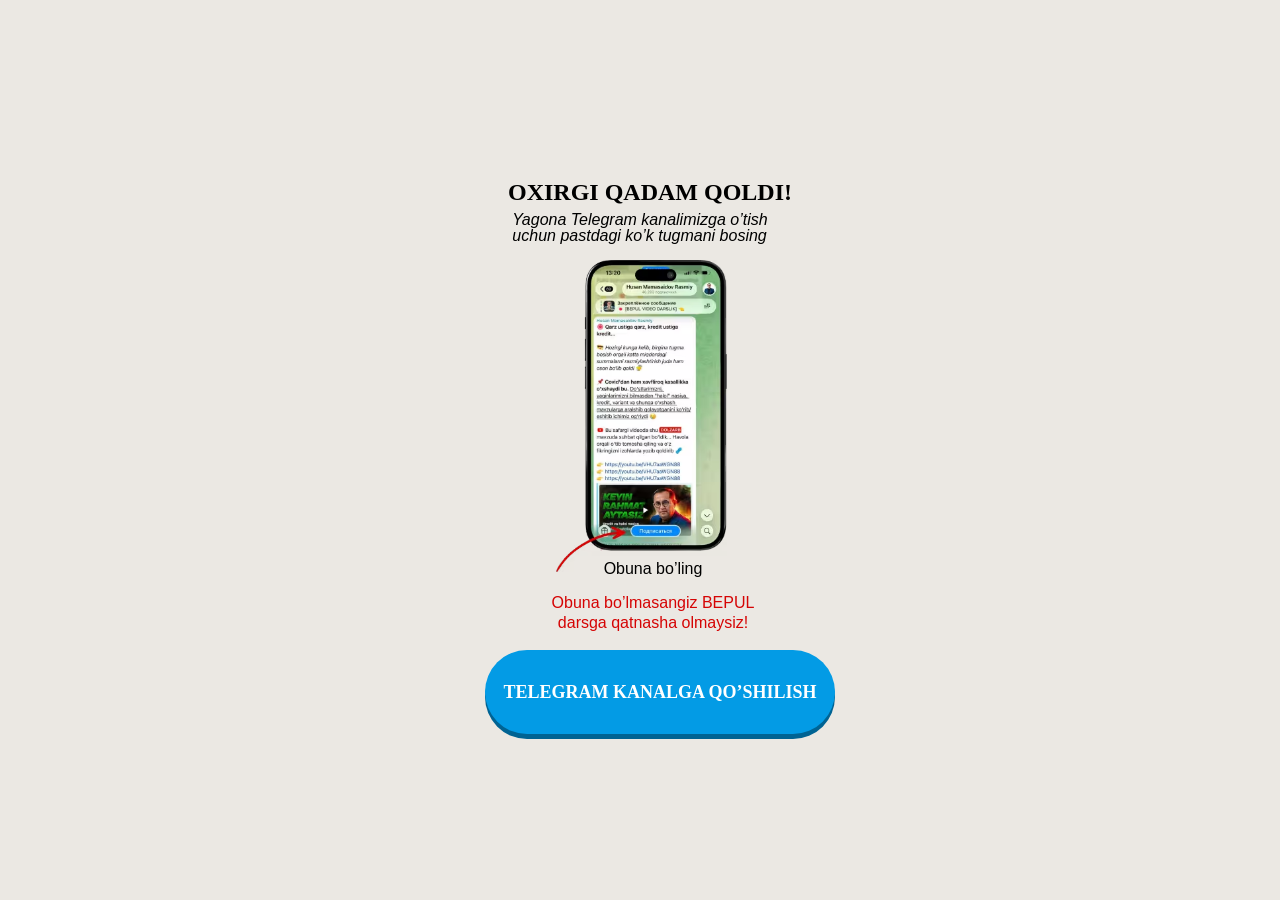
<file: b/thankYou.html>
<!DOCTYPE html>
<html lang="uz">

<head>
  <meta charset="UTF-8" />
  <meta name="viewport" content="width=device-width, initial-scale=1.0" />
  <title>Obuna Bo'lish</title>
  <style>
    * {
      margin: 0;
      padding: 0;
      box-sizing: border-box;
    }

    .header {
      padding-top: 0;
      padding-bottom: 0;
      background-color: #ebe8e3;
      min-height: 100vh;
      padding-top: 180px;
    }

    .header-container {
      margin-left: auto;
      margin-right: auto;
      max-width: 671px;
      width: 100%;
      display: flex;
      background-repeat: no-repeat;
      padding-left: 20px;
      padding-right: 20px
    }

    .hero-left {
      max-width: 390px;
      width: 100%;
      display: flex;
      flex-direction: column;
      align-items: center;
      justify-content: center;
      margin-left: auto;
      margin-right: auto;
    }

    .hero-title {
      font-family: inter;
      font-weight: 700;
      font-size: clamp(24px, 7vw, 30apx);
      line-height: 100%;
      text-align: center;
      margin-bottom: 8px;
      text-transform: uppercase;
      max-width: 622px;
      margin-left: 20px;
    }

    .hero__text {
      font-family: "Montserrat", sans-serif;
      font-weight: 500;
      font-size: 16px;
      line-height: 100%;
      letter-spacing: 0%;
      margin-bottom: 16px;
      max-width: 522px;
      font-style: italic
    }

    .hero-text>span {
      color: red
    }

    .hero__flex {
      display: flex;
      flex-direction: column;
      align-items: center;
      gap: 10px
    }

    .hero__flex p {
      font-family: Caros, sans-serif;
      font-weight: 400;
      font-size: 16px;
      line-height: 120%;
      letter-spacing: 0%;
      margin-left: 26px;
      margin-top: -23px
    }

    .thankyou__img {
      height: auto
    }

    .hero__flex {
      display: flex;
      align-items: center;
      fdlex-direction: column;
      gap: 10px
    }

    .bottom__text {
      font-family: Caros, sans-serif;
      font-weight: 400;
      font-size: 16px;
      line-height: 114.99999999999999%;
      text-align: center;
      color: #D50404
    }

    .hero-btn-box {
      max-width: 585px;
      width: 100%
    }

    .hero-img {
      text-align: center;
      align-items: center;
      justify-content: center;
      margin-bottom: 46px;
      display: flex;
      margin-left: auto;
      margin-right: auto
    }

    .hero-btn {
      display: flex;
      align-items: center;
      justify-content: center;
      font-family: Caros;
      font-weight: 700;
      font-size: clamp(14px, 5vw, 18px);
      line-height: 100%;
      text-align: center;
      padding: 33px 25px 33px 25px;
      background-color: #039BE5;
      box-shadow: 0 5px 0 0 #006393;
      color: #fff;
      border-radius: 100px;
      border: none;
      text-transform: uppercase;
      margin-bottom: 42px;
      text-decoration: none;
      max-height: 142px;
      margin-left: auto;
      margin-right: auto;
      margin-left: 40px;
      white-space: nowrap;
    }

    .hero-box {
      padding: 0 35px 0 20px;
      border-radius: 10px;
      border: 1px solid #bcbcbc;
      background-color: #fff;
      max-width: 585px;
      width: 100%;
      display: flex;
      align-items: center;
      gap: 12px
    }

    .hero-box-text {
      font-family: "Montserrat", sans-serif;
      font-weight: 600;
      font-size: 16px;
      line-height: 100%;
      letter-spacing: 0%
    }

    .img {
      display: none
    }

    .hero-box-img {
      width: 70px;
      min-height: 70px
    }

    @media (max-width:500px) {
      .header {
        padding-top: 30%;
        padding-bottom: 0;
        background-image: none
      }

      .hero-left {
        display: block
      }

      .thankyou__img {
        height: auto;
        margin-left: -30px;
      }

      .hero__flex p {
        font-family: Caros, sans-serif;
        font-weight: 400;
        font-size: 16px;
        line-height: 120%;
        letter-spacing: 0%;
        margin-left: 5px;
        margin-top: -23px;
      }

      .header-container {
        margin-left: auto;
        margin-right: auto;
        text-align: center;
        padding-left: 10px;
        padding-right: 10px
      }

      .hero-title {
        font-weight: 700;
        font-size: clamp(24px, 7vw, 36px);
        line-height: 100%;
        letter-spacing: 0%;
        text-align: center;
        margin-bottom: 5px;
        margin-left: 0;
      }

      .hero-text {
        font-weight: 500;
        font-size: 14px;
        line-height: 100%;
        letter-spacing: 0%;
        margin-bottom: 28px;
        max-width: 355px;
        width: 100%;
        margin-left: auto;
        margin-right: auto
      }

      .hero-img {
        margin-bottom: 24px;
        height: 69px
      }

      .hero-btn {
        display: flex;
        align-items: center;
        justify-content: center;
        font-family: Caros;
        font-weight: 700;
        font-size: clamp(14px, 5vw, 18px);
        line-height: 100%;
        text-align: center;
        padding: 33px 25px 33px 25px;
        background-color: #039BE5;
        box-shadow: 0 5px 0 0 #006393;
        color: #fff;
        border-radius: 100px;
        border: none;
        text-transform: uppercase;
        margin-bottom: 42px;
        text-decoration: none;
        max-height: 142px;
        margin-left: auto;
        margin-right: auto;
        white-space: nowrap;
      }

      .hero-box {
        padding: 5px 10px 10px 9px;
        border-radius: 10px;
        text-align: left;
        max-width: 372px;
        margin-left: auto;
        margin-right: auto
      }

      .hero-box-img {
        max-width: 41px;
        width: 41px;
        min-width: 41px;
        height: auto;
        object-fit: contain;
        min-height: 40px
      }

      .hero-box-text {
        font-weight: 600;
        font-size: 11px;
        line-height: 130%;
        letter-spacing: 0%;
        padding-top: 3px;
        padding-bottom: 2px
      }

      .img {
        display: flex;
        max-width: 632px;
        width: 100%;
        margin-left: auto;
        margin-right: auto;
        width: 100%;
        object-fit: cover;
        height: auto
      }
    }

    .footer {
      padding-top: 25px;
      padding-bottom: 25px;
      background-color: #000
    }

    .footer__container {
      display: flex;
      align-items: center;
      justify-content: center
    }

    .footer__link {
      color: #fff;
      font-size: 16px;
      font-weight: 400;
      font-family: sans-serif;
      text-decoration: none;

      b {
        font-weight: 700;
        text-decoration: underline
      }
    }
  </style>
  <link href="https://fonts.cdnfonts.com/css/caros" rel="stylesheet">
  <link href="https://fonts.cdnfonts.com/css/inter" rel="stylesheet">
  <meta name="facebook-domain-verification" content="mfv7rxk1x52m74u5ntl4uczo7xzr1r" />
</head>

<body>
  <section class="header">
    <div class="header-container">
      <div class="hero-left">
        <h1 class="hero-title">oxirgi qadam qoldi!</h1>
        <p class="hero__text">Yagona Telegram kanalimizga o’tish <br> uchun pastdagi ko’k tugmani bosing</p>
        <div class="hero__flex">
          <img src="./images/thankYou__img.avif" width="174" height="320" fetchpriority="high" decoding="async"
            alt="img" class="thankyou__img">
          <p class="flex__text">Obuna bo’ling</p>
          <br>
          <p class="bottom__text">Obuna bo’lmasangiz BEPUL <br> darsga qatnasha olmaysiz!</p>
        </div>
        <br>
        <div class="hero-btn-box">
          <a href="https://t.me/+0nzojTmuQHk2Y2Ey" class="hero-btn thankYouBtn">Telegram kanalga qo’shilish</a>
        </div>
      </div>
    </div>
  </section>
  <script defer src="./js/thankYou.js"></script>
</body>

</html>
</file>
<file: css/main.css>
@font-face {
  font-family: Herokid;
  src: url(../fonts/Herokid/Fontspring-DEMO-herokid-semiboldcondensed.woff2);
  font-display: swap; 
}

@font-face {
  font-family: InterLight;
  src: url(../fonts/Inter/Inter_28pt-Thin.subset.woff2) format('woff2');
  font-display: swap;
}

@font-face {
  font-family: InterRegular;
  src: url(../fonts/Inter/Inter_28pt-Regular.subset.woff2) format('woff2');
  font-display: swap;
}

@font-face {
  font-family: InterSemiBold;
  src: url(../fonts/Inter/Inter_18pt-Bold.subset.woff2) format('woff2');
  font-display: swap;
}

.homeModal,.homeModalOverlay{position:fixed;top:0;height:100vh;width:100%;left:0}.homeModal{z-index:30;justify-content:center;align-items:center;display:flex}.homeModalOverlay{background-color:rgb(0 0 0 / .3);backdrop-filter:blur(5px)}.homeFormContainer{position:fixed;z-index:30;background-color:#fff;color:#000;border-radius:8px;padding:20px 40px 40px;width:100%;max-width:520px;box-shadow:0 4px 12px rgb(0 0 0 / .1);margin:0 20px;top:50%;left:50%;transform:translate(-50%,-50%)}.homeFormTop{display:flex;justify-content:space-between}.homeFormTopTitle{font-family:Inter,sans-serif;font-size:clamp(21px, 6.6vw, 24px);margin:0 0 20px;color:#000;font-weight:600;text-align:center;margin-left:auto;margin-right:auto}.closeButton{background:0 0;border:none;cursor:pointer;padding:4px;justify-content:center;align-items:center;display:flex;position:absolute;top:20px;right:20px;color:#000}.homeFormErrorText{color:#e53e3e;margin-bottom:12px;font-size:14px;font-family:system-ui,-apple-system,sans-serif;padding-top:5px;padding-bottom:5px}.HomeFormRowInput,.HomeFormRowLabel{font-family:system-ui,-apple-system,sans-serif;font-size:18px}.HomeFormRow{margin-bottom:20px}.HomeFormRowLabel{display:block;margin-bottom:6px;color:#000}.HomeFormRowInput{width:100%;padding:10px 16px;border:1px solid #c9c9c9;min-height:48px;background-color:#f3f7f8;border-radius:6px;font-weight:400;outline:0;height:50px;transition:border-color .2s}.HomeFormRowInput:focus{border-color:#FB0}.HomeFormRowInput::placeholder{color:#aaa}.HomeFormBtn{font-family:sans-serif;height:60px;width:100%;cursor:pointer;border-radius:10px;background:#FB0;transition:.3s;font-weight:700;font-size:28px;color:#fff;text-transform:uppercase;border:none;position:relative;display:flex;align-items:center;justify-content:center}.phone-input-container{display:flex;align-items:center;position:relative;border:1px solid #c9c9c9;background-color:#fff0;border-radius:6px}.selected-code{display:flex;margin-left:10px}.selected-country{display:flex;align-items:center;padding:10px;padding-right:0;border-radius:6px;cursor:pointer;min-height:50px;font-family:sans-serif;font-size:18px;font-weight:400;min-width:max-content;border:none;background-color:#fff0}.country-dropdown{position:absolute;top:110%;left:0;width:100%;background-color:#fff;border:1px solid #c9c9c9;border-radius:6px;box-shadow:0 4px 12px rgb(0 0 0 / .1);z-index:40;max-height:200px;overflow-y:auto}.country-option{display:flex;justify-content:space-between;align-items:center;padding:10px;cursor:pointer}.country-option:hover{background-color:#f3f7f8}.country-option.selected{background-color:#e6f0fa}@media screen and (max-width:768px){.homeFormContainer{max-width:100%;padding:80px 20px 20px;margin:0;border-radius:6px;height:100vh}.homeFormTopTitle{text-align:center;max-width:408px;margin-left:auto;margin-right:auto;font-weight:700;margin-bottom:15px}.homeFormTop{flex-direction:column;align-items:flex-start}.closeButton{width:100%;height:50px;background-color:#000;color:#fff;padding-right:20px;top:0;left:0;justify-content:end}.homeFormErrorText{font-size:12px;margin-bottom:8px}.HomeFormRowLabel{margin-bottom:6px}.HomeFormRowInput{padding:0 12px;min-height:40px;background-color:#fff0}.HomeFormRowInput::placeholder{color:#a3a3a3}.HomeFormBtn{font-size:18px;font-weight:700;margin-top:24px}}@media screen and (max-width:480px){.homeFormContainer{max-width:100%;padding:80px 20px 20px;margin:0;border-radius:6px;height:100vh}.homeFormTopTitle{text-align:center;margin:0 auto 15px}.homeFormErrorText{font-size:12px;margin-bottom:8px}.HomeFormRowLabel{margin-bottom:6px}.HomeFormRowInput{padding:0 12px;min-height:40px;background-color:#fff0;border-radius:10px}.HomeFormRowInput::placeholder{color:#a3a3a3}.HomeFormBtn{font-size:16px;padding:10px 0;margin-top:24px;height:50px}}.homeModal,.homeModalOverlay{position:fixed;top:0;height:100vh;width:100%;left:0}.homeModal{z-index:30;justify-content:center;align-items:center;display:flex}.homeModalOverlay{background-color:rgb(0 0 0 /.3);backdrop-filter:blur(5px)}.homeFormContainer{position:relative;z-index:30;background-color:#fff;color:#000;border-radius:8px;padding:20px 40px 40px;width:100%;max-width:520px;box-shadow:0 4px 12px rgb(0 0 0 / .1);margin:0 20px;position:fixed;top:50%;left:50%;transform:translate(-50%,-50%)}.homeFormTop{display:flex;justify-content:space-between}.homeFormTopTitle{font-family:Inter,sans-serif;font-size:clamp(21px, 6.6vw, 24px);margin:0 0 20px;color:#000;font-weight:600;text-align:center;margin-left:auto;margin-right:auto}.closeButton{background:0 0;border:none;cursor:pointer;padding:4px;justify-content:center;align-items:center;display:flex;position:absolute;top:20px;right:20px;color:#000}.homeFormErrorText{color:#e53e3e;margin-bottom:12px;font-size:14px;font-family:system-ui,-apple-system,BlinkMacSystemFont,"Segoe UI",sans-serif;padding-top:5px;padding-bottom:5px}.HomeFormRowInput,.HomeFormRowLabel{font-family:system-ui,-apple-system,BlinkMacSystemFont,"Segoe UI",sans-serif;font-size:18px}.HomeFormRow{margin-bottom:20px}.HomeFormRowLabel{display:block;margin-bottom:6px;color:#000}.HomeFormRowInput{width:100%;padding:10px 16px;border:1px solid #c9c9c9;min-height:48px;background-color:#f3f7f8;border-radius:6px;font-weight:400;outline:0;height:50px;transition:border-color 0.2s}.HomeFormRowInput:focus{border-color:#e71f1f}.HomeFormRowInput::placeholder{color:#aaa}.HomeFormBtn{font-family:sans-serif;height:60px;width:100%;cursor:pointer;border-radius:10px;background:linear-gradient(270deg,#FECC63 3.64%,#FFE7B9 40.8%,#FED48C 91.15%);transition:0.3s;font-weight:700;font-size:28px;color:#fff;text-transform:uppercase;border:none;position:relative;display:flex;align-items:center;justify-content:center}.phone-input-container{display:flex;align-items:center;position:relative;border:1px solid #c9c9c9;background-color:#fff0;border-radius:6px}.phone-input-container:focus{border-color:#e71f1f}.selected-code{display:flex;margin-left:10px}.country-selector{position:relative;margin-right:10px}.selected-country{display:flex;align-items:center;padding:10px;padding-right:0;border-radius:6px;cursor:pointer;min-height:50px;font-family:sans-serif!important;font-size:18px;font-weight:400!important;min-width:max-content;border:none;background-color:#fff0}.country-dropdown{position:absolute;top:110%;left:0;width:100%;background-color:#fff;border:1px solid #c9c9c9;border-radius:6px;box-shadow:0 4px 12px rgb(0 0 0 / .1);z-index:40;max-height:200px;overflow-y:auto;font-family:sans-serif!important;font-weight:400!important}.country-option{display:flex;justify-content:space-between;align-items:center;padding:10px;cursor:pointer;font-family:sans-serif;font-weight:400!important}.country-option:hover{background-color:#f3f7f8}.country-option.selected{background-color:#e6f0fa}@media screen and (max-width:768px){.homeFormContainer{max-width:100%;padding:80px 20px 20px;margin:0;border-radius:6px;height:100vh}.homeFormTopTitle{text-align:center;max-width:408px;margin-left:auto;margin-right:auto;font-weight:700;margin-bottom:15px}.homeFormTop{flex-direction:column;align-items:flex-start}.closeButton{width:100%;height:50px;background-color:#000;color:#fff;padding-right:20px;top:0;left:0;justify-content:end}.homeFormErrorText{font-size:12px;margin-bottom:8px}.HomeFormRowLabel{margin-bottom:6px}.HomeFormRowInput{padding:0 12px;min-height:40px;background-color:#fff0}.HomeFormRowInput::placeholder{color:#a3a3a3}.HomeFormBtn{font-size:18px;font-weight:700;margin-top:24px}}@media screen and (max-width:480px){.homeFormContainer{max-width:100%;padding:80px 20px 20px;margin:0;border-radius:6px;height:100vh}.homeFormTopTitle{text-align:center;margin:0 auto 15px}.homeFormErrorText{font-size:12px;margin-bottom:8px}.HomeFormRowLabel{margin-bottom:6px}.HomeFormRowInput{padding:0 12px;min-height:40px;background-color:#fff0;border-radius:10px}.HomeFormRowInput::placeholder{color:#a3a3a3}.HomeFormBtn{font-size:16px;padding:10px 0;margin-top:24px;height:50px}}
/* 
* {
  margin: 0;
  padding: 0;
  box-sizing: border-box;
}

body {
  background-color: #131316;
}

.container {
  max-width: 375px;
  margin: 0 auto;
  padding-left: 20px;
  padding-right: 20px;
}

.wrapper {
  background-image: url(../images/hero/wrapper.avif);
  background-repeat: no-repeat;
  background-size: cover;
  background-position: center;
  max-width: 375px;
  margin: 0 auto
}

.header {
  max-width: 375px;
  margin: 0 auto;
  margin-bottom: 14px;
}

.header__container {
  display: flex;
  align-items: center;
  justify-content: space-between;
}

.header__row {
  display: flex;
  flex-direction: column;
  align-items: start;
}

.header__row__bottom {
  display: flex;
  flex-direction: column;
  align-items: end;
}

.row__title {
  font-family: Herokid;
  font-weight: 600;
  font-size: 23px;
  line-height: 100%;
  text-transform: uppercase;
  color: white;
}

.row__description {
  font-family: InterLight;
  font-weight: 300;
  font-size: 12px;
  line-height: 100%;
  color: #C6C6C6;
}

.header__row__col {
  display: flex;
  align-items: center;
  flex-direction: column;
  border-bottom-right-radius: 15px;
  border-bottom-left-radius: 15px;
  background-color: #292929;
  padding: 12px 32px;
}

.col__title {
  font-family: Herokid;
  font-weight: 600;
  font-size: 18px;
  line-height: 100%;
  text-align: center;
  text-transform: uppercase;
  color: transparent;
  background: linear-gradient(229.81deg, #FFDF70 0.91%, #FFE9A6 47.68%, rgba(255, 223, 112, 0.831373) 94.44%);
  background-clip: text;
}

.hero {
  padding-bottom: 32px;
}

.hero__col {
  display: flex;
  align-items: end;

}

.hero__title {
  font-family: Herokid;
  font-weight: 600;
  font-size: clamp(24px, 10vw, 36px);
  line-height: 120%;
  letter-spacing: 2%;
  text-transform: uppercase;
  color: #FFFFFF;
}

.hero__title span {
  background: linear-gradient(229.81deg, #FFDF70 0.91%, #FFE9A6 47.68%, rgba(255, 223, 112, 0.831373) 94.44%);
  color: transparent;
  background-clip: text
}

.timer-container {
  background-color: #FFE8BB;
  height: 32px;
  padding: 4px 18px;
  border-radius: 10px;
  margin-left: -60px;
  margin-bottom: 10px;
}

.timer {
  font-family: InterSemiBold;
  font-weight: 700;
  font-size: 23.75px;
  line-height: 100%;
  letter-spacing: 0%;
  text-transform: uppercase;
  color: #563901;
}

.hero__text {
  font-family: InterSemiBold;
  font-weight: 600;
  font-size: clamp(12px, 4vw, 16px);
  line-height: 100%;
  color: #FFDF70;
  margin-bottom: 11px;
}

.logo {
  max-width: 332px;
  width: 100%;
  height: auto;
}

.btn {
  background-color: transparent;
  border: none;
  max-width: 332px;
  width: 100%;
  margin-top: -120px;
}

.btn__img {
  max-width: 332px;
  width: 100%;
  cursor: pointer;
}

.bonus {
  margin-top: -45px;
  padding-bottom: 40px;
  background-color: #131316;
  max-width: 375px;
  margin-left: auto;
  margin-right: auto;
}

.bonus__title {
  font-family: Herokid;
  font-weight: 600;
  font-size: 36px;
  line-height: 130%;
  text-align: center;
  text-transform: uppercase;
  color: #FFFFFF;
  margin-bottom: 16px;
}

.bonus__title span {
  background: linear-gradient(229.81deg, #FFDF70 0.91%, #FFE9A6 47.68%, rgba(255, 223, 112, 0.831373) 94.44%);
  background-clip: text;
  color: transparent;
}

.bonus__inner {
  max-width: 318px;
  width: 100%;
  background-color: #292929;
  border-top: 5px solid #D1AC77;
  border-radius: 15px;
  margin-left: auto;
  margin-right: auto;
}

.bonus__list {
  list-style: none;
  padding: 24px 0 16px 8px;
  display: flex;
  flex-direction: column;
  gap: 4px;
}

.bonus__link {
  font-family: InterRegular;
  font-weight: 400;
  font-size: 16px;
  line-height: 130%;
  text-decoration: none;
  color: white;
}

.bonus__images {
  padding: 0px 0 0px 8px;
  height: auto;
}

.bonus__logo {
  margin-top: -870px;
  height: auto;
  max-width: 332px;
  width: 100%;
}

.learn {
  padding-top: 24px;
  padding-bottom: 18px;
  background-color: #F6F6F6;
  max-width: 375px;
  margin-left: auto;
  margin-right: auto
}

.learn__title {
  font-family: Herokid;
  font-weight: 600;
  font-size: 36px;
  line-height: 100%;
  text-transform: uppercase;
  color: #000000;
  text-align: center;
  margin-bottom: 16px;
}

.learn__inner {
  margin-bottom: 120px;
}

.inner__row {
  max-width: 280px;
  width: 100%;
  padding: 24px 30px;
  background-color: #FFFFFF;
  border-left: 5px solid #D1AC77;
  border-radius: 15px;
  display: flex;
  align-items: center;
  flex-direction: column;
  gap: 10px;
  justify-content: center;
  margin-left: auto;
  margin-right: auto;
  margin-bottom: 8px;
}

.learn__text {
  font-family: InterRegular;
  font-weight: 400;
  font-size: 16px;
  line-height: 130%;
  letter-spacing: 0%;
  text-align: center;
}

.learn__image {
  height: auto;
}

.learn__text b {
  font-weight: 900;
  font-size: 16px;
  line-height: 130%;
}

.bottom__flex {
  margin-top: -40px;
  display: flex;
  align-items: center;
  justify-content: center;
}

.flex__text {
  font-family: InterRegular;
  font-weight: 400;
  font-size: 16px;
  line-height: 100%;
}

.reviews {
  background-color: #131316;
  max-width: 375px;
  margin-left: auto;
  margin-right: auto;
  padding: 34px 0 10px;
}

.reviews__title {
  font-family: Herokid;
  font-weight: 600;
  font-size: 36px;
  line-height: 100%;
  text-align: center;
  text-transform: uppercase;
  margin-bottom: 18px;
  color: white;
}

.reviews__title span {
  background: linear-gradient(229.81deg, #FFDF70 0.91%, #FFE9A6 47.68%, rgba(255, 223, 112, 0.831373) 94.44%);
  background-clip: text;
  color: transparent;
}

.reviews__slider {
  display: flex;
  align-items: center;
  justify-content: center;
  gap: 8px;
  margin-bottom: 110px;
}

.reviews__nav {
  flex-shrink: 0;
  width: 32px;
  height: 32px;
  border: none;
  border-radius: 50%;
  background: linear-gradient(229.81deg, #FFDF70 0.91%, #FFE9A6 47.68%, rgba(255, 223, 112, 0.831373) 94.44%);
  display: flex;
  align-items: center;
  justify-content: center;
  cursor: pointer;
}

.reviews__viewport {
  width: 232px;
  overflow: hidden;
}

.reviews__track {
  display: flex;
  gap: 20px;
  transition: transform 0.4s ease;
  will-change: transform;
}

.reviews__slide {
  flex: 0 0 100%;
  display: flex;
  justify-content: center;
}

.reviews__card {
  position: relative;
  width: 100%;
  max-width: 230px;
  aspect-ratio: 232 / 312;
  border-radius: 12px;
  background-color: #2A2A2A;
  background-size: cover;
  background-position: center;
  background-repeat: no-repeat;
  overflow: hidden;
  height: 357px;
}

.reviews__play {
  position: absolute;
  top: 50%;
  left: 50%;
  transform: translate(-50%, -50%);
  width: 48px;
  height: 48px;
  border: none;
  border-radius: 50%;
  background: linear-gradient(229.81deg, #FFDF70 0.91%, #FFE9A6 47.68%, rgba(255, 223, 112, 0.831373) 94.44%);
  display: flex;
  align-items: center;
  justify-content: center;
  cursor: pointer;
}

.reviews__play svg {
  margin-left: 3px;
}

.reviews__bottom {
  display: flex;
  flex-direction: column;
  align-items: center;
}

.reviews__flex {
  margin-top: -40px;
}

.reviews__flex-text {
  color: #FFFFFF;
} */
</file>
<file: b/css/main.css>
@font-face {
  font-family: 'Inter';
  src: url('../fonts/Inter/Inter_28pt-Thin.subset.woff2') format('woff2');
  font-weight: 100;
  font-style: normal;
  font-display: swap;
}

@font-face {
  font-family: 'Inter';
  src: url('../fonts/Inter/Inter_28pt-Regular.subset.woff2') format('woff2');
  font-weight: 400;
  font-style: normal;
  font-display: swap;
}

@font-face {
  font-family: 'Inter';
  src: url('../fonts/Inter/Inter_28pt-SemiBold.subset.woff2') format('woff2');
  font-weight: 600;
  font-style: normal;
  font-display: swap;
}

@font-face {
  font-family: 'GreatVibes';
  src: url('../fonts/GreatVibes/GreatVibes-Regular.woff2') format('woff2');
  font-weight: 400;
  font-style: normal;
  font-display: swap;
}

@font-face {
  font-family: 'Halvar Engschrift';
  src: url('../fonts/Halvar Engschrift/HalvarEngschrift-Regular.subset.woff2') format('woff2');
  font-weight: 400;
  font-style: normal;
  font-display: swap;
}

@font-face {
  font-family: 'Halvar Engschrift';
  src: url('../fonts/Halvar Engschrift/HalvarEngschrift-Bold.subset.woff2') format('woff2');
  font-weight: 700;
  font-style: normal;
  font-display: swap;
}

@font-face {
  font-family: 'Herokid';
  src: url('../fonts/Herokid/Herokid-Regular.subset.woff2') format('woff2');
  font-weight: 400;
  font-style: normal;
  font-display: swap;
}

@font-face {
  font-family: 'Herokid';
  src: url('../fonts/Herokid/Herokid-Medium.subset.woff2') format('woff2');
  font-weight: 500;
  font-style: normal;
  font-display: swap;
}

@font-face {
  font-family: 'Herokid';
  src: url('../fonts/Herokid/Herokid-Bold.subset.woff2') format('woff2');
  font-weight: 700;
  font-style: normal;
  font-display: swap;
}

.homeModal,
.homeModalOverlay {
  position: fixed;
  top: 0;
  height: 100vh;
  width: 100%;
  left: 0
}

.homeModal {
  z-index: 30;
  justify-content: center;
  align-items: center;
  display: flex
}

.homeModalOverlay {
  background-color: rgb(0 0 0 / .3);
  backdrop-filter: blur(5px)
}

.homeFormContainer {
  position: fixed;
  z-index: 30;
  background-color: #fff;
  color: #000;
  border-radius: 8px;
  padding: 20px 40px 40px;
  width: 100%;
  max-width: 520px;
  box-shadow: 0 4px 12px rgb(0 0 0 / .1);
  margin: 0 20px;
  top: 50%;
  left: 50%;
  transform: translate(-50%, -50%)
}

.homeFormTop {
  display: flex;
  justify-content: space-between
}

.homeFormTopTitle {
  font-family: Inter, sans-serif;
  font-size: clamp(21px, 6.6vw, 24px);
  margin: 0 0 20px;
  color: #000;
  font-weight: 600;
  text-align: center;
  margin-left: auto;
  margin-right: auto
}

.closeButton {
  background: 0 0;
  border: none;
  cursor: pointer;
  padding: 4px;
  justify-content: center;
  align-items: center;
  display: flex;
  position: absolute;
  top: 20px;
  right: 20px;
  color: #000
}

.homeFormErrorText {
  color: #e53e3e;
  margin-bottom: 12px;
  font-size: 14px;
  font-family: system-ui, -apple-system, sans-serif;
  padding-top: 5px;
  padding-bottom: 5px
}

.HomeFormRowInput,
.HomeFormRowLabel {
  font-family: system-ui, -apple-system, sans-serif;
  font-size: 18px
}

.HomeFormRow {
  margin-bottom: 20px
}

.HomeFormRowLabel {
  display: block;
  margin-bottom: 6px;
  color: #000
}

.HomeFormRowInput {
  width: 100%;
  padding: 10px 16px;
  border: 1px solid #c9c9c9;
  min-height: 48px;
  background-color: #f3f7f8;
  border-radius: 6px;
  font-weight: 400;
  outline: 0;
  height: 50px;
  transition: border-color .2s
}

.HomeFormRowInput:focus {
  border-color: #FB0
}

.HomeFormRowInput::placeholder {
  color: #aaa
}

.HomeFormBtn {
  font-family: sans-serif;
  height: 60px;
  width: 100%;
  cursor: pointer;
  border-radius: 10px;
  background: #FB0;
  transition: .3s;
  font-weight: 700;
  font-size: 28px;
  color: #fff;
  text-transform: uppercase;
  border: none;
  position: relative;
  display: flex;
  align-items: center;
  justify-content: center
}

.phone-input-container {
  display: flex;
  align-items: center;
  position: relative;
  border: 1px solid #c9c9c9;
  background-color: #fff0;
  border-radius: 6px
}

.selected-code {
  display: flex;
  margin-left: 10px
}

.selected-country {
  display: flex;
  align-items: center;
  padding: 10px;
  padding-right: 0;
  border-radius: 6px;
  cursor: pointer;
  min-height: 50px;
  font-family: sans-serif;
  font-size: 18px;
  font-weight: 400;
  min-width: max-content;
  border: none;
  background-color: #fff0
}

.country-dropdown {
  position: absolute;
  top: 110%;
  left: 0;
  width: 100%;
  background-color: #fff;
  border: 1px solid #c9c9c9;
  border-radius: 6px;
  box-shadow: 0 4px 12px rgb(0 0 0 / .1);
  z-index: 40;
  max-height: 200px;
  overflow-y: auto
}

.country-option {
  display: flex;
  justify-content: space-between;
  align-items: center;
  padding: 10px;
  cursor: pointer
}

.country-option:hover {
  background-color: #f3f7f8
}

.country-option.selected {
  background-color: #e6f0fa
}

@media screen and (max-width:768px) {
  .homeFormContainer {
    max-width: 100%;
    padding: 80px 20px 20px;
    margin: 0;
    border-radius: 6px;
    height: 100vh
  }

  .homeFormTopTitle {
    text-align: center;
    max-width: 408px;
    margin-left: auto;
    margin-right: auto;
    font-weight: 700;
    margin-bottom: 15px
  }

  .homeFormTop {
    flex-direction: column;
    align-items: flex-start
  }

  .closeButton {
    width: 100%;
    height: 50px;
    background-color: #000;
    color: #fff;
    padding-right: 20px;
    top: 0;
    left: 0;
    justify-content: end
  }

  .homeFormErrorText {
    font-size: 12px;
    margin-bottom: 8px
  }

  .HomeFormRowLabel {
    margin-bottom: 6px
  }

  .HomeFormRowInput {
    padding: 0 12px;
    min-height: 40px;
    background-color: #fff0
  }

  .HomeFormRowInput::placeholder {
    color: #a3a3a3
  }

  .HomeFormBtn {
    font-size: 18px;
    font-weight: 700;
    margin-top: 24px
  }
}

@media screen and (max-width:480px) {
  .homeFormContainer {
    max-width: 100%;
    padding: 80px 20px 20px;
    margin: 0;
    border-radius: 6px;
    height: 100vh
  }

  .homeFormTopTitle {
    text-align: center;
    margin: 0 auto 15px
  }

  .homeFormErrorText {
    font-size: 12px;
    margin-bottom: 8px
  }

  .HomeFormRowLabel {
    margin-bottom: 6px
  }

  .HomeFormRowInput {
    padding: 0 12px;
    min-height: 40px;
    background-color: #fff0;
    border-radius: 10px
  }

  .HomeFormRowInput::placeholder {
    color: #a3a3a3
  }

  .HomeFormBtn {
    font-size: 16px;
    padding: 10px 0;
    margin-top: 24px;
    height: 50px
  }
}

.homeModal,
.homeModalOverlay {
  position: fixed;
  top: 0;
  height: 100vh;
  width: 100%;
  left: 0
}

.homeModal {
  z-index: 30;
  justify-content: center;
  align-items: center;
  display: flex
}

.homeModalOverlay {
  background-color: rgb(0 0 0 /.3);
  backdrop-filter: blur(5px)
}

.homeFormContainer {
  position: relative;
  z-index: 30;
  background-color: #fff;
  color: #000;
  border-radius: 8px;
  padding: 20px 40px 40px;
  width: 100%;
  max-width: 520px;
  box-shadow: 0 4px 12px rgb(0 0 0 / .1);
  margin: 0 20px;
  position: fixed;
  top: 50%;
  left: 50%;
  transform: translate(-50%, -50%)
}

.homeFormTop {
  display: flex;
  justify-content: space-between
}

.homeFormTopTitle {
  font-family: Inter, sans-serif;
  font-size: clamp(21px, 6.6vw, 24px);
  margin: 0 0 20px;
  color: #000;
  font-weight: 600;
  text-align: center;
  margin-left: auto;
  margin-right: auto
}

.closeButton {
  background: 0 0;
  border: none;
  cursor: pointer;
  padding: 4px;
  justify-content: center;
  align-items: center;
  display: flex;
  position: absolute;
  top: 20px;
  right: 20px;
  color: #000
}

.homeFormErrorText {
  color: #e53e3e;
  margin-bottom: 12px;
  font-size: 14px;
  font-family: system-ui, -apple-system, BlinkMacSystemFont, "Segoe UI", sans-serif;
  padding-top: 5px;
  padding-bottom: 5px
}

.HomeFormRowInput,
.HomeFormRowLabel {
  font-family: system-ui, -apple-system, BlinkMacSystemFont, "Segoe UI", sans-serif;
  font-size: 18px
}

.HomeFormRow {
  margin-bottom: 20px
}

.HomeFormRowLabel {
  display: block;
  margin-bottom: 6px;
  color: #000
}

.HomeFormRowInput {
  width: 100%;
  padding: 10px 16px;
  border: 1px solid #c9c9c9;
  min-height: 48px;
  background-color: #f3f7f8;
  border-radius: 6px;
  font-weight: 400;
  outline: 0;
  height: 50px;
  transition: border-color 0.2s
}

.HomeFormRowInput:focus {
  border-color: #e71f1f
}

.HomeFormRowInput::placeholder {
  color: #aaa
}

.HomeFormBtn {
  font-family: sans-serif;
  height: 60px;
  width: 100%;
  cursor: pointer;
  border-radius: 10px;
  background: red;
  transition: 0.3s;
  font-weight: 700;
  font-size: 28px;
  color: #fff;
  text-transform: uppercase;
  border: none;
  position: relative;
  display: flex;
  align-items: center;
  justify-content: center
}

.phone-input-container {
  display: flex;
  align-items: center;
  position: relative;
  border: 1px solid #c9c9c9;
  background-color: #fff0;
  border-radius: 6px
}

.phone-input-container:focus {
  border-color: #e71f1f
}

.selected-code {
  display: flex;
  margin-left: 10px
}

.country-selector {
  position: relative;
  margin-right: 10px
}

.selected-country {
  display: flex;
  align-items: center;
  padding: 10px;
  padding-right: 0;
  border-radius: 6px;
  cursor: pointer;
  min-height: 50px;
  font-family: sans-serif !important;
  font-size: 18px;
  font-weight: 400 !important;
  min-width: max-content;
  border: none;
  background-color: #fff0
}

.country-dropdown {
  position: absolute;
  top: 110%;
  left: 0;
  width: 100%;
  background-color: #fff;
  border: 1px solid #c9c9c9;
  border-radius: 6px;
  box-shadow: 0 4px 12px rgb(0 0 0 / .1);
  z-index: 40;
  max-height: 200px;
  overflow-y: auto;
  font-family: sans-serif !important;
  font-weight: 400 !important
}

.country-option {
  display: flex;
  justify-content: space-between;
  align-items: center;
  padding: 10px;
  cursor: pointer;
  font-family: sans-serif;
  font-weight: 400 !important
}

.country-option:hover {
  background-color: #f3f7f8
}

.country-option.selected {
  background-color: #e6f0fa
}

@media screen and (max-width:768px) {
  .homeFormContainer {
    max-width: 100%;
    padding: 80px 20px 20px;
    margin: 0;
    border-radius: 6px;
    height: 100vh
  }

  .homeFormTopTitle {
    text-align: center;
    max-width: 408px;
    margin-left: auto;
    margin-right: auto;
    font-weight: 700;
    margin-bottom: 15px
  }

  .homeFormTop {
    flex-direction: column;
    align-items: flex-start
  }

  .closeButton {
    width: 100%;
    height: 50px;
    background-color: #000;
    color: #fff;
    padding-right: 20px;
    top: 0;
    left: 0;
    justify-content: end
  }

  .homeFormErrorText {
    font-size: 12px;
    margin-bottom: 8px
  }

  .HomeFormRowLabel {
    margin-bottom: 6px
  }

  .HomeFormRowInput {
    padding: 0 12px;
    min-height: 40px;
    background-color: #fff0
  }

  .HomeFormRowInput::placeholder {
    color: #a3a3a3
  }

  .HomeFormBtn {
    font-size: 18px;
    font-weight: 700;
    margin-top: 24px
  }
}

@media screen and (max-width:480px) {
  .homeFormContainer {
    max-width: 100%;
    padding: 80px 20px 20px;
    margin: 0;
    border-radius: 6px;
    height: 100vh
  }

  .homeFormTopTitle {
    text-align: center;
    margin: 0 auto 15px
  }

  .homeFormErrorText {
    font-size: 12px;
    margin-bottom: 8px
  }

  .HomeFormRowLabel {
    margin-bottom: 6px
  }

  .HomeFormRowInput {
    padding: 0 12px;
    min-height: 40px;
    background-color: #fff0;
    border-radius: 10px
  }

  .HomeFormRowInput::placeholder {
    color: #a3a3a3
  }

  .HomeFormBtn {
    font-size: 16px;
    padding: 10px 0;
    margin-top: 24px;
    height: 50px
  }
}

body,
html {
  overflow-x: hidden;
}

.wrapper {
  position: relative;
  max-width: 375px;
  width: 100%;
  margin-left: auto;
  margin-right: auto;
  margin-bottom: -20px;
  z-index: 11;
  height: auto;
}

.wrapper__img {
  max-width: 375px;
  width: 100%;
  height: 720px;
  position: absolute;
  top: 0;
  left: 50%;
  transform: translateX(-50%);
  z-index: 5;
}

/* 
* {
  margin: 0;
  padding: 0;
  box-sizing: border-box;
}

html,
body {
  overflow-x: hidden;
  scrollbar-width: none;
  -ms-overflow-style: none;
}

html::-webkit-scrollbar,
body::-webkit-scrollbar,
*::-webkit-scrollbar {
  width: 0;
  height: 0;
  display: none;
}

.container {
  max-width: 375px;
  margin-left: auto;
  margin-right: auto;
  padding-left: 24px;
  padding-right: 24px;
}

.header {
  padding-top: 14px;
}

.header__row {
  display: flex;
  align-items: center;
  flex-direction: column;
  justify-content: center;
  gap: 8px;
}

.header__title {
  font-family: Inter;
  font-weight: 200;
  font-size: 16px;
  line-height: 100%;
  text-align: center;
  text-transform: uppercase;
  color: white;
}

.header__img {
  height: auto;
}

.hero {
  padding-top: 16px;
  padding-bottom: 16px;
}

.hero__title {
  font-family: Halvar Engschrift;
  font-weight: 700;
  font-style: Bold;
  font-size: clamp(24px, 9vw, 33px);
  line-height: 105%;
  text-align: center;
  text-transform: uppercase;
  margin-bottom: 9px;
  color: white;
}

.hero__title span {
  background: linear-gradient(229.81deg, #FFDF70 0.91%, #FFE9A6 47.68%, rgba(255, 223, 112, 0.831373) 94.44%);
  background-clip: text;
  color: transparent;
}

.hero__text {
  font-family: Inter;
  font-weight: 400;
  font-style: Italic;
  font-size: 16px;
  line-height: 120%;
  text-align: center;
  color: white;
}

.hero__info {
  display: flex;
  align-items: center;
  position: relative;
}

.info__row {
  max-width: 120px;
  width: 100%;
  display: flex;
  align-items: center;
  gap: -4px;
  left: -20px;
  top: 140px;
  position: absolute;
}

.info__row__1 {
  max-width: 120px;
  width: 100%;
  display: flex;
  align-items: center;
  gap: -4px;
  position: absolute;
  right: -3px;
  top: 100px;
}

.hero__btn-text {
  font-family: GreatVibes;
  font-weight: 400;
  font-size: 20px;
  line-height: 110.00000000000001%;
  width: 100px;
  color: white;
}

.info__special {
  max-width: 336px;
  width: 100%;
  display: flex;
  flex-direction: column;
  align-items: center;
  justify-content: center;
  margin-left: auto;
  margin-right: auto;
}

.info__logo {
  height: auto;
}

.btn {
  font-family: Halvar Engschrift;
  font-weight: 500;
  font-size: 26px;
  line-height: 100%;
  text-align: center;
  text-transform: uppercase;
  max-width: 320px;
  width: 100%;
  padding: 33px 0;
  box-shadow:
    0px 3px 0px 0px #C89D68,
    0px 4px 4px 0px #FFFFFF40 inset,
    0px -4px 4px 0px #FFFFFF40 inset,
    0px 4px 25px 0px #FFCD7DB2,
    -4px 0px 4px 0px #FAC97A40 inset,
    4px 0px 4px 0px #FAC97A40 inset,
    0px 4px 100px 0px #00000080;
  background: linear-gradient(90.56deg, #FFDFB7 0.48%, #FFDBA1 34.21%, #FFDFB7 67.93%, #FFDBA1 96.84%);
  border: none;
  color: #543A16;
  border-radius: 15px;
  cursor: pointer;
  transition: transform 0.2s ease;
  margin-top: -70px;
}

.bonus {
  background: #ffffff;
  margin-top: -50px;
  padding-bottom: 30px;
}

.bonus__title {
  font-family: 'Halvar Engschrift', sans-serif;
  font-weight: 700;
  font-size: clamp(20px, 6vw, 30px);
  line-height: 100%;
  text-align: center;
  text-transform: uppercase;
  color: #0d0d0d;
  margin-bottom: 22px;
}

.bonus__card {
  position: relative;
  background: #d0241b;
  border-radius: 22px;
  padding: 20px 20px;
  box-shadow: 0px 8px 24px rgba(0, 0, 0, 0.18);
  overflow: hidden;
  height: 180px;
}

.bonus__card__1 {
  max-width: 322px;
  width: 100%;
  height: 200px;
  border-radius: 26px;
}

.bonus__heading {
  font-family: 'Halvar Engschrift', sans-serif;
  font-weight: 700;
  font-size: 22px;
  line-height: 100%;
  text-transform: uppercase;
  color: #ffffff;
  margin-bottom: 14px;
}

.bonus__list {
  list-style: none;
  counter-reset: bonus;
  display: flex;
  flex-direction: column;
  gap: 8px;
  max-width: 70%;
}

.bonus__item {
  counter-increment: bonus;
  position: relative;
  padding-left: 16px;
  font-family: 'Inter', sans-serif;
  font-weight: 400;
  font-size: clamp(12px, 3vw, 14px);
  line-height: 130%;
  color: #ffffff;
}

.bonus__item::before {
  content: counter(bonus) ".";
  position: absolute;
  left: 0;
  top: 0;
  font-weight: 700;
}

.bonus__item span {
  font-weight: 700;
}

.bonus__img {
  position: absolute;
  right: -20px;
  bottom: -60px;
  width: 160px;
  height: auto;
  pointer-events: none;
}

.learn {
  margin-top: 20px;
  padding-bottom: 10px;
}

.learn__title {
  font-family: Halvar Engschrift;
  font-weight: 700;
  font-style: Bold;
  font-size: clamp(24px, 8vw, 30px);
  line-height: 100%;
  text-align: center;
  text-transform: uppercase;
  margin-bottom: 18px;
}

.learn__slider {
  position: relative;
  display: flex;
  align-items: center;
  justify-content: center;
  margin-bottom: 22px;
}

.learn__viewport {
  width: 100%;
  max-width: 260px;
  overflow: hidden;
  border-radius: 18px;
}

.learn__track {
  display: flex;
  transition: transform 0.4s ease;
  will-change: transform;
  touch-action: pan-y;
}

.learn__slide {
  flex: 0 0 100%;
  min-width: 0;
}

.learn__card {
  position: relative;
  width: 100%;
  height: 358px;
  aspect-ratio: 260 / 320;
  border-radius: 18px;
  overflow: hidden;
  background: #2a0a10;
  box-shadow: 0px 6px 20px rgba(0, 0, 0, 0.35);
}

.learn__img {
  width: 100%;
  height: 357px;
  object-fit: cover;
  display: block;
}

.learn__play {
  position: absolute;
  left: 50%;
  top: 50%;
  transform: translate(-50%, -50%);
  width: 56px;
  height: 56px;
  border-radius: 50%;
  border: 3px solid #ffffff;
  background: #c0392b;
  display: flex;
  align-items: center;
  justify-content: center;
  cursor: pointer;
  padding: 0 0 0 4px;
  box-shadow: 0px 4px 14px rgba(0, 0, 0, 0.35);
}

.learn__nav {
  position: absolute;
  top: 50%;
  transform: translateY(-50%);
  width: 32px;
  height: 32px;
  border-radius: 50%;
  border: none;
  background: #c0392b;
  display: flex;
  align-items: center;
  justify-content: center;
  cursor: pointer;
  z-index: 2;
  box-shadow: 0px 3px 8px rgba(0, 0, 0, 0.3);
  padding: 0;
}

.learn__nav--prev {
  left: 8px;
}

.learn__nav--next {
  right: 8px;
}

.learn__btn {
  margin-top: 0;
  font-size: 20px;
  padding: 22px 0;
}

.learn__caption {
  font-family: Inter;
  font-weight: 400;
  font-size: clamp(12px, 5vw, 15px);
  line-height: 100%;
}

.learn__bottom {
  margin-top: 100px;
  display: flex;
  align-items: center;
  flex-direction: column;
  align-items: center;
}

.bottom_felx {
  display: flex;
  align-items: center;
  gap: 4px;
}

.footer {
  padding-top: 20px;
  padding-bottom: 30px;
}

.footer__title {
  font-family: 'Halvar Engschrift', sans-serif;
  font-weight: 700;
  font-size: clamp(22px, 7vw, 28px);
  line-height: 100%;
  text-align: center;
  text-transform: uppercase;
  color: #000000;
  margin-bottom: 22px;
}

.footer__list {
  list-style: none;
  display: flex;
  flex-direction: column;
  align-items: center;
  gap: 20px;
  margin-bottom: 28px;
}

.footer__item {
  display: flex;
  flex-direction: column;
  align-items: center;
  width: 100%;
}

.footer__icon {
  width: 100px;
  height: 100px;
  object-fit: contain;
  display: block;
}

.footer__icon__1 {
  background-color: #F9223C;
  height: auto;
  width: 100px;
  height: 79px;
  border-top-left-radius: 20px;
  border-top-right-radius: 20px;
}

.footer__card {
  background: #ffffff;
  border-radius: 14px;
  padding: 14px 18px;
  width: 100%;
  max-width: 250px;
  width: 100%;
  text-align: center;
  box-shadow: 0px 4px 12px rgba(0, 0, 0, 0.25);
}

.footer__card-title {
  font-family: 'Inter', sans-serif;
  font-weight: 400;
  font-size: 14px;
  line-height: 140%;
  color: #1a1a1a;
}

.footer__card-title span {
  font-weight: 700;
}

.footer__bottom {
  display: flex;
  flex-direction: column;
  align-items: center;
  gap: 10px;
}

.footer__btn {
  margin-top: 0;
  font-size: 20px;
  padding: 22px 0;
}

.footer__caption {
  font-family: 'Inter', sans-serif;
  font-weight: 400;
  font-size: 13px;
  line-height: 120%;
  text-align: center;
  color: #ffffff;
}

.footer__caption span {
  font-weight: 700;
} */
</file>
<file: c/css/main.css>
@font-face {
  font-family: Herokid;
  src: url(../fonts/Herokid/Fontspring-DEMO-herokid-semiboldcondensed.woff2);
  font-display: swap;
}

* {
  margin: 0;
  padding: 0;
  box-sizing: border-box;
}

body {
  background-color: #AE1414;
  overflow-x: hidden;
}

.container {
  max-width: 390px;
  margin: 0 auto;
  padding-left: 20px;
  padding-right: 20px;
}

.header {
  max-width: 390px;
  width: 100%;
  margin-left: auto;
  margin-right: auto;
  margin-bottom: 16px;
}

.header__flex {
  border-bottom-right-radius: 8px;
  border-bottom-left-radius: 8px;
  padding: 8px 20px;
  display: flex;
  align-items: center;
  justify-content: space-between;
  background-color: white;
  height: 32px;
  max-width: 390px;
  width: 100%;
}

.header__text {
  font-family: Inter, sans-serif;
  font-weight: 400;
  font-size: 16px;
  line-height: 100%;
  text-align: center;
  display: flex;
  align-items: center;
  gap: 8px;
}

.hero {
  padding-top: 2px;
  padding-bottom: 16px;
  max-width: 375px;
  margin-left: auto;
  margin-right: auto;
}

.hero__title {
  font-family: Herokid;
  font-weight: 600;
  font-size: clamp(24px, 10vw, 40px);
  line-height: 114.99999999999999%;
  text-transform: uppercase;
  color: white;
}

.hero__title span {
  background: linear-gradient(229.81deg, #FFDF70 0.91%, #FFE9A6 47.68%, rgba(255, 223, 112, 0.831373) 94.44%);
  background-clip: text;
  color: transparent;
}

.hero__text {
  font-family: Inter, sans-serif;
  font-weight: 400;
  font-size: 14px;
  line-height: 130%;
  text-align: center;
  color: white;
  margin-bottom: 8px;
}

.hero__text span {
  font-family: Inter, sans-serif;
  font-weight: 700;
  font-style: Bold;
  font-size: 14px;
  line-height: 130%;
  text-align: center;
  color: white;
}

.inner__wrapper {
  display: flex;
  position: relative;
}

.inner__wrapper__info {
  position: absolute;
  top: 40px;
  z-index: 11;
}

.info__title {
  font-family: Herokid;
  font-weight: 600;
  font-size: clamp(15px, 7vw, 24px);
  line-height: 100%;
  text-transform: uppercase;
  margin-bottom: 8px;
  color: white;
}

.row__col {
  background-color: #FFFFFF;
  max-width: 201px;
  width: 100%;
  margin-bottom: 8px;
  display: flex;
  align-items: center;
  justify-content: center;
  position: relative;
  border-radius: 15px;
  height: 61px;
}

.stic {
  position: absolute;
  left: -8px;
}

.col__text {
  font-family: Inter, sans-serif;
  font-weight: 400;
  font-size: 14px;
  line-height: 120%;
}

.logo {
  position: absolute;
  right: -20px;
  z-index: 5;
  height: auto;
}

.btn {
  position: absolute;
  z-index: 11;
  background-color: transparent;
  border: none;
  cursor: pointer;
  left: 50%;
  transform: translateX(-50%);
  display: flex;
  justify-content: center;
  align-items: center;
  margin-top: 40px;
  max-width: 350px;
  width: 100%;
}

.timer-container {
  display: flex;
  flex-direction: column;
  align-items: center;
  position: relative;
  z-index: 16;
  margin-top: 10px;
}

.timer {
  font-family: Herokid;
  font-weight: 600;
  font-size: 42px;
  line-height: 100%;
  text-align: center;
  text-transform: uppercase;
  color: white;
}

.hero__flex {
  margin-top: 16px;
  display: flex;
  align-items: center;
  justify-content: center;
  position: relative;
}

.flex__text {
  font-family: Inter , sans-serif;
  font-weight: 400;
  font-size: 16px;
  line-height: 100%;
  color: white;
}

.arrow {
  position: absolute;
  right: 20px;
  top: -70px;
  z-index: 16;
  height: auto;
}
</file>
